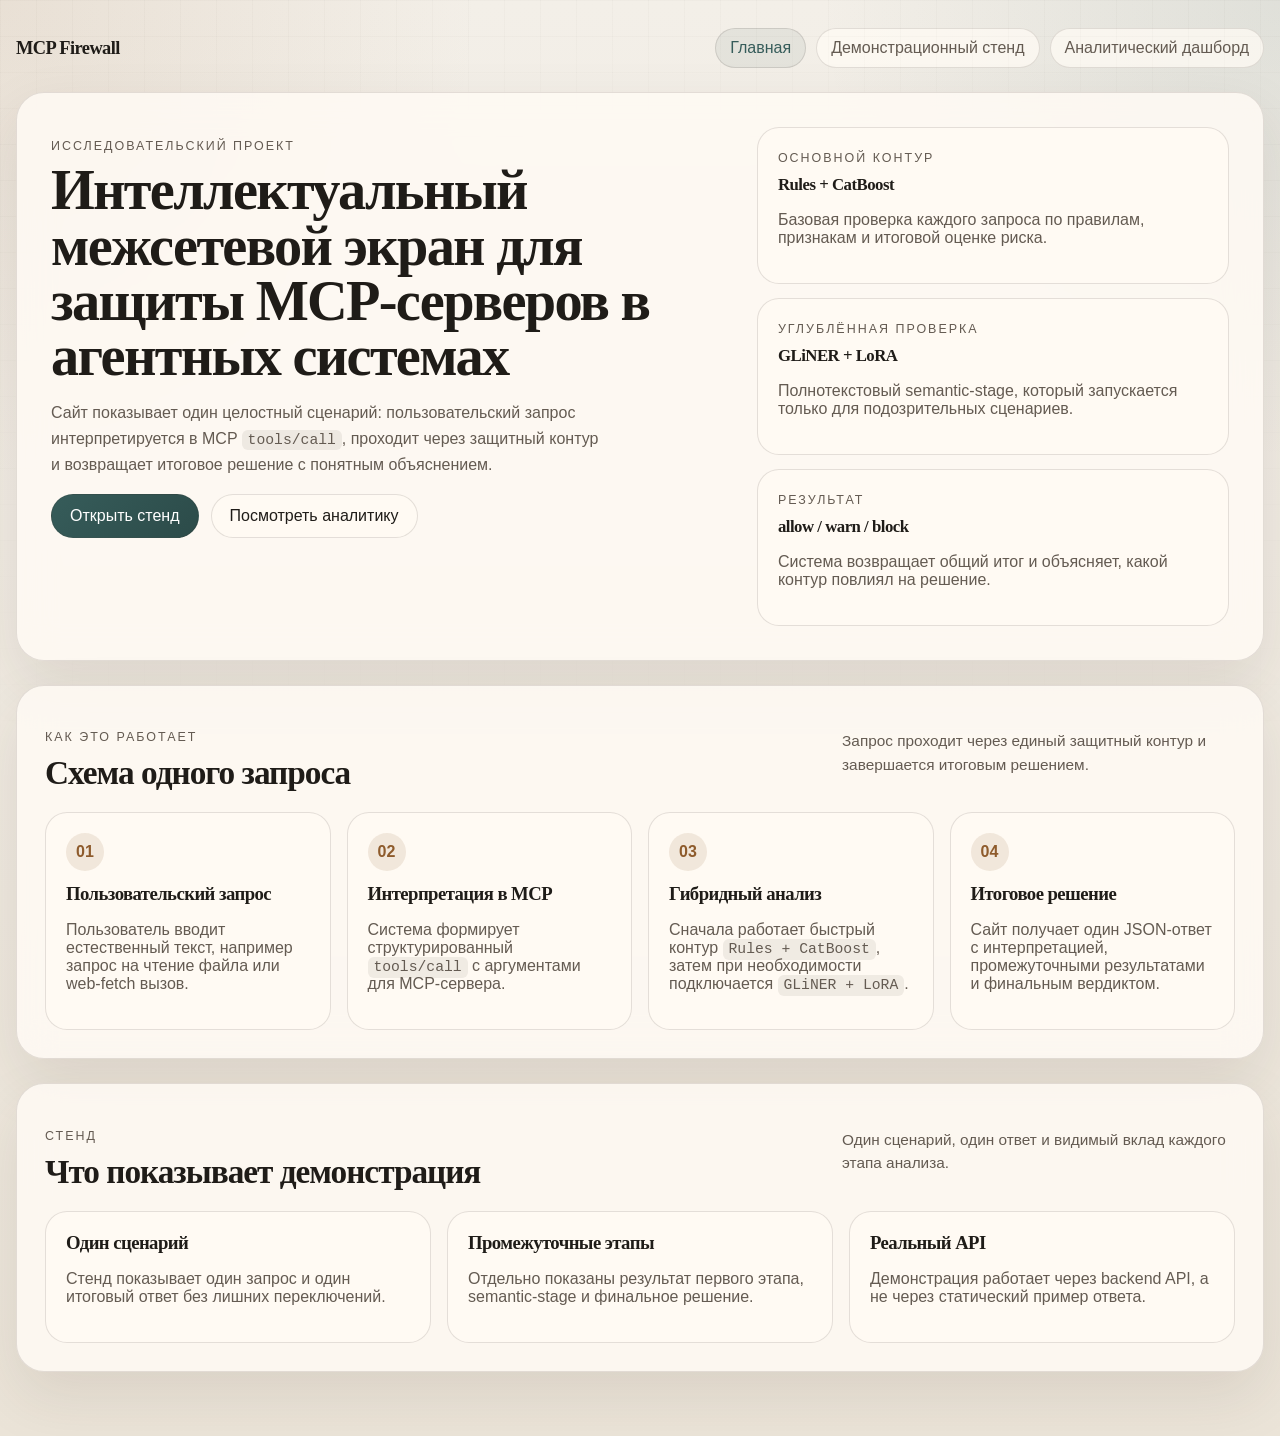
<file: index.html>
<!DOCTYPE html>
<html lang="ru">
  <head>
    <meta charset="UTF-8" />
    <meta name="viewport" content="width=device-width, initial-scale=1.0" />
    <title>MCP Firewall — интеллектуальный экран для MCP-серверов</title>
    <link rel="stylesheet" href="./assets/styles.css?v=20260523-live-site-2" />
  </head>
  <body data-page="home">
    <div class="site-shell">
      <nav class="site-nav">
        <a class="brand-mark" href="./">MCP Firewall</a>
        <div class="nav-links">
          <a class="nav-link is-active" href="./">Главная</a>
          <a class="nav-link" href="./demo/">Демонстрационный стенд</a>
          <a class="nav-link" href="./dashboard/">Аналитический дашборд</a>
        </div>
      </nav>

      <main class="page-stack">
        <section class="hero hero-home">
          <div class="hero-copy">
            <p class="eyebrow">Исследовательский проект</p>
            <h1>Интеллектуальный межсетевой экран для защиты MCP-серверов в агентных системах</h1>
            <p class="hero-text">
              Сайт показывает один целостный сценарий: пользовательский запрос интерпретируется в MCP
              <code>tools/call</code>, проходит через защитный контур и возвращает итоговое решение с понятным объяснением.
            </p>
            <div class="hero-actions">
              <a class="button-primary" href="./demo/">Открыть стенд</a>
              <a class="button-secondary" href="./dashboard/">Посмотреть аналитику</a>
            </div>
          </div>

          <div class="hero-panel">
            <div class="signal-card">
              <span class="signal-label">Основной контур</span>
              <strong>Rules + CatBoost</strong>
              <p>Базовая проверка каждого запроса по правилам, признакам и итоговой оценке риска.</p>
            </div>
            <div class="signal-card">
              <span class="signal-label">Углублённая проверка</span>
              <strong>GLiNER + LoRA</strong>
              <p>Полнотекстовый semantic-stage, который запускается только для подозрительных сценариев.</p>
            </div>
            <div class="signal-card">
              <span class="signal-label">Результат</span>
              <strong>allow / warn / block</strong>
              <p>Система возвращает общий итог и объясняет, какой контур повлиял на решение.</p>
            </div>
          </div>
        </section>

        <section class="panel">
          <div class="section-head">
            <div>
              <p class="eyebrow">Как это работает</p>
              <h2>Схема одного запроса</h2>
            </div>
            <p class="section-note">Запрос проходит через единый защитный контур и завершается итоговым решением.</p>
          </div>
          <div class="pipeline-grid">
            <article class="pipeline-card">
              <span class="pipeline-step">01</span>
              <h3>Пользовательский запрос</h3>
              <p>Пользователь вводит естественный текст, например запрос на чтение файла или web-fetch вызов.</p>
            </article>
            <article class="pipeline-card">
              <span class="pipeline-step">02</span>
              <h3>Интерпретация в MCP</h3>
              <p>Система формирует структурированный <code>tools/call</code> с аргументами для MCP-сервера.</p>
            </article>
            <article class="pipeline-card">
              <span class="pipeline-step">03</span>
              <h3>Гибридный анализ</h3>
              <p>Сначала работает быстрый контур <code>Rules + CatBoost</code>, затем при необходимости подключается <code>GLiNER + LoRA</code>.</p>
            </article>
            <article class="pipeline-card">
              <span class="pipeline-step">04</span>
              <h3>Итоговое решение</h3>
              <p>Сайт получает один JSON-ответ с интерпретацией, промежуточными результатами и финальным вердиктом.</p>
            </article>
          </div>
        </section>

        <section class="panel">
          <div class="section-head">
            <div>
              <p class="eyebrow">Стенд</p>
              <h2>Что показывает демонстрация</h2>
            </div>
            <p class="section-note">Один сценарий, один ответ и видимый вклад каждого этапа анализа.</p>
          </div>
          <div class="focus-grid">
            <article class="focus-card">
              <h3>Один сценарий</h3>
              <p>Стенд показывает один запрос и один итоговый ответ без лишних переключений.</p>
            </article>
            <article class="focus-card">
              <h3>Промежуточные этапы</h3>
              <p>Отдельно показаны результат первого этапа, semantic-stage и финальное решение.</p>
            </article>
            <article class="focus-card">
              <h3>Реальный API</h3>
              <p>Демонстрация работает через backend API, а не через статический пример ответа.</p>
            </article>
          </div>
        </section>
      </main>
    </div>
    <script src="./assets/site-config.js?v=20260523-live-site-2"></script>
  </body>
</html>
</file>
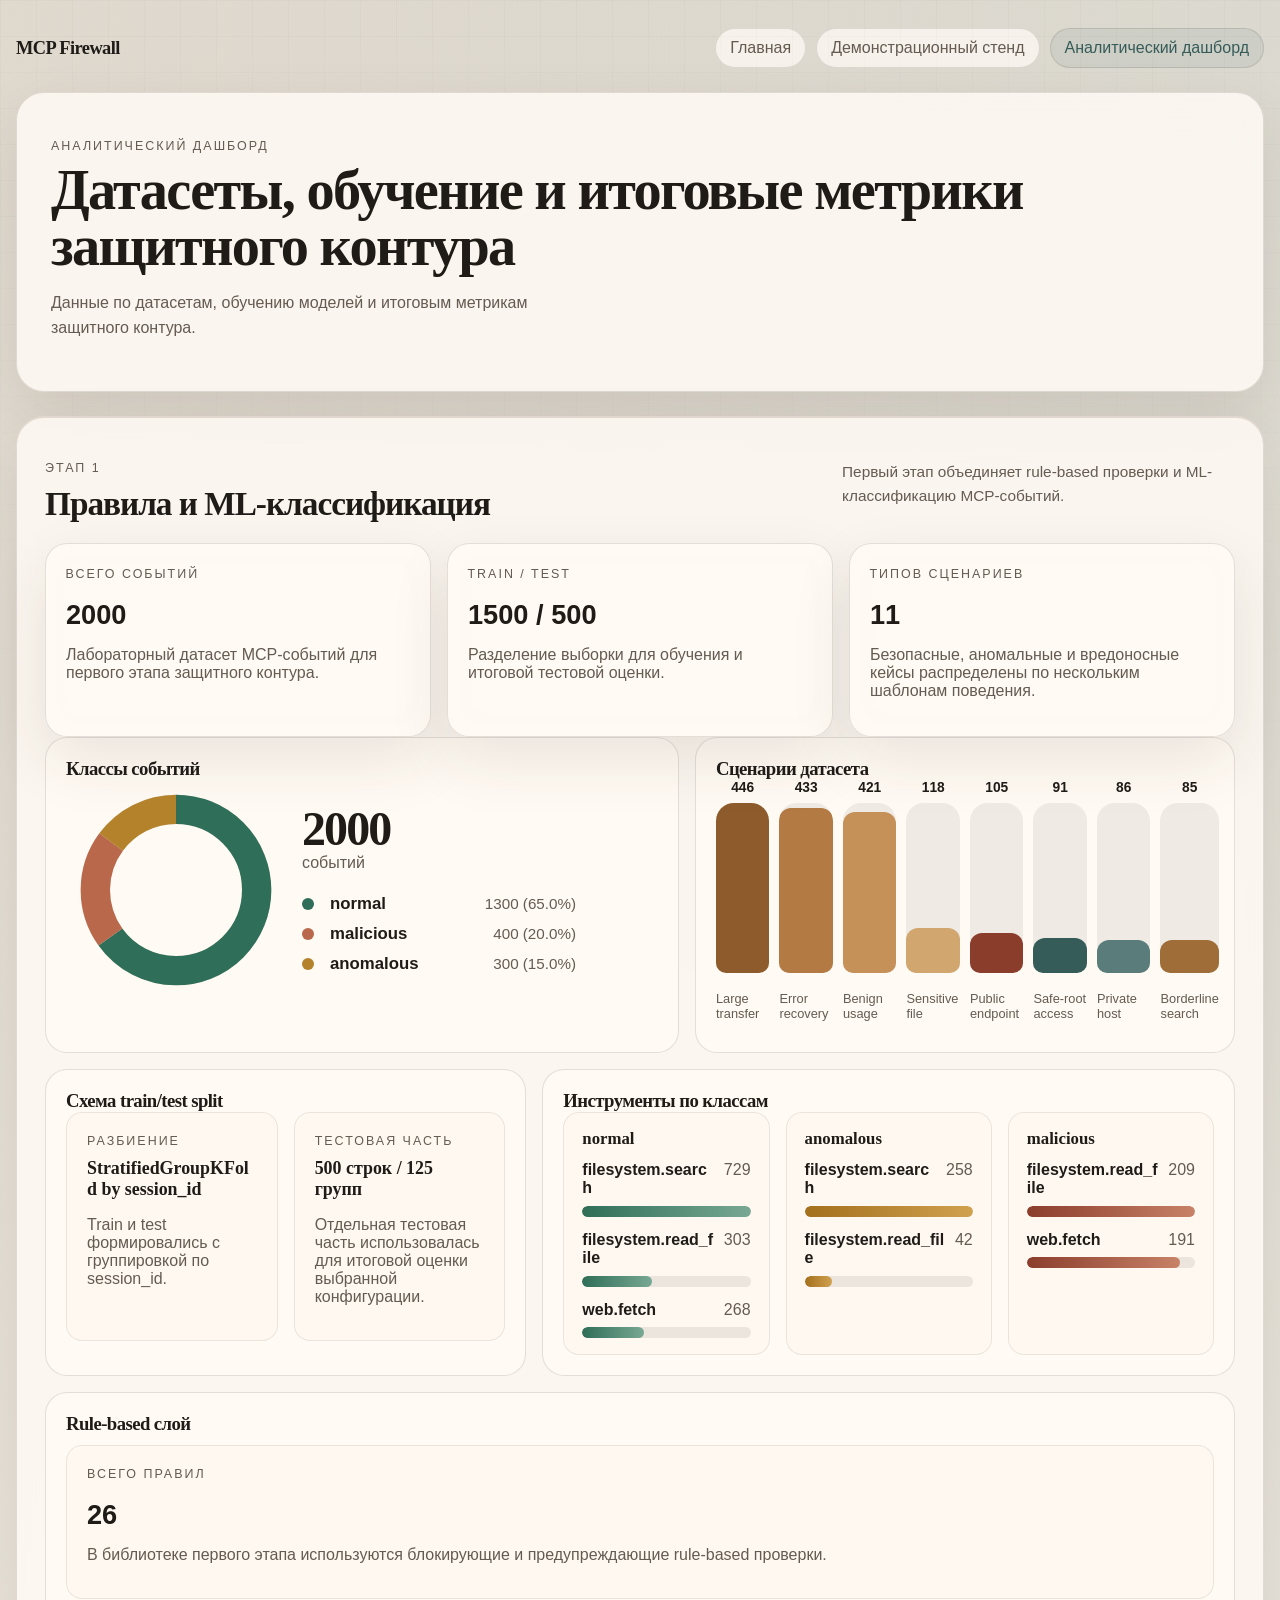
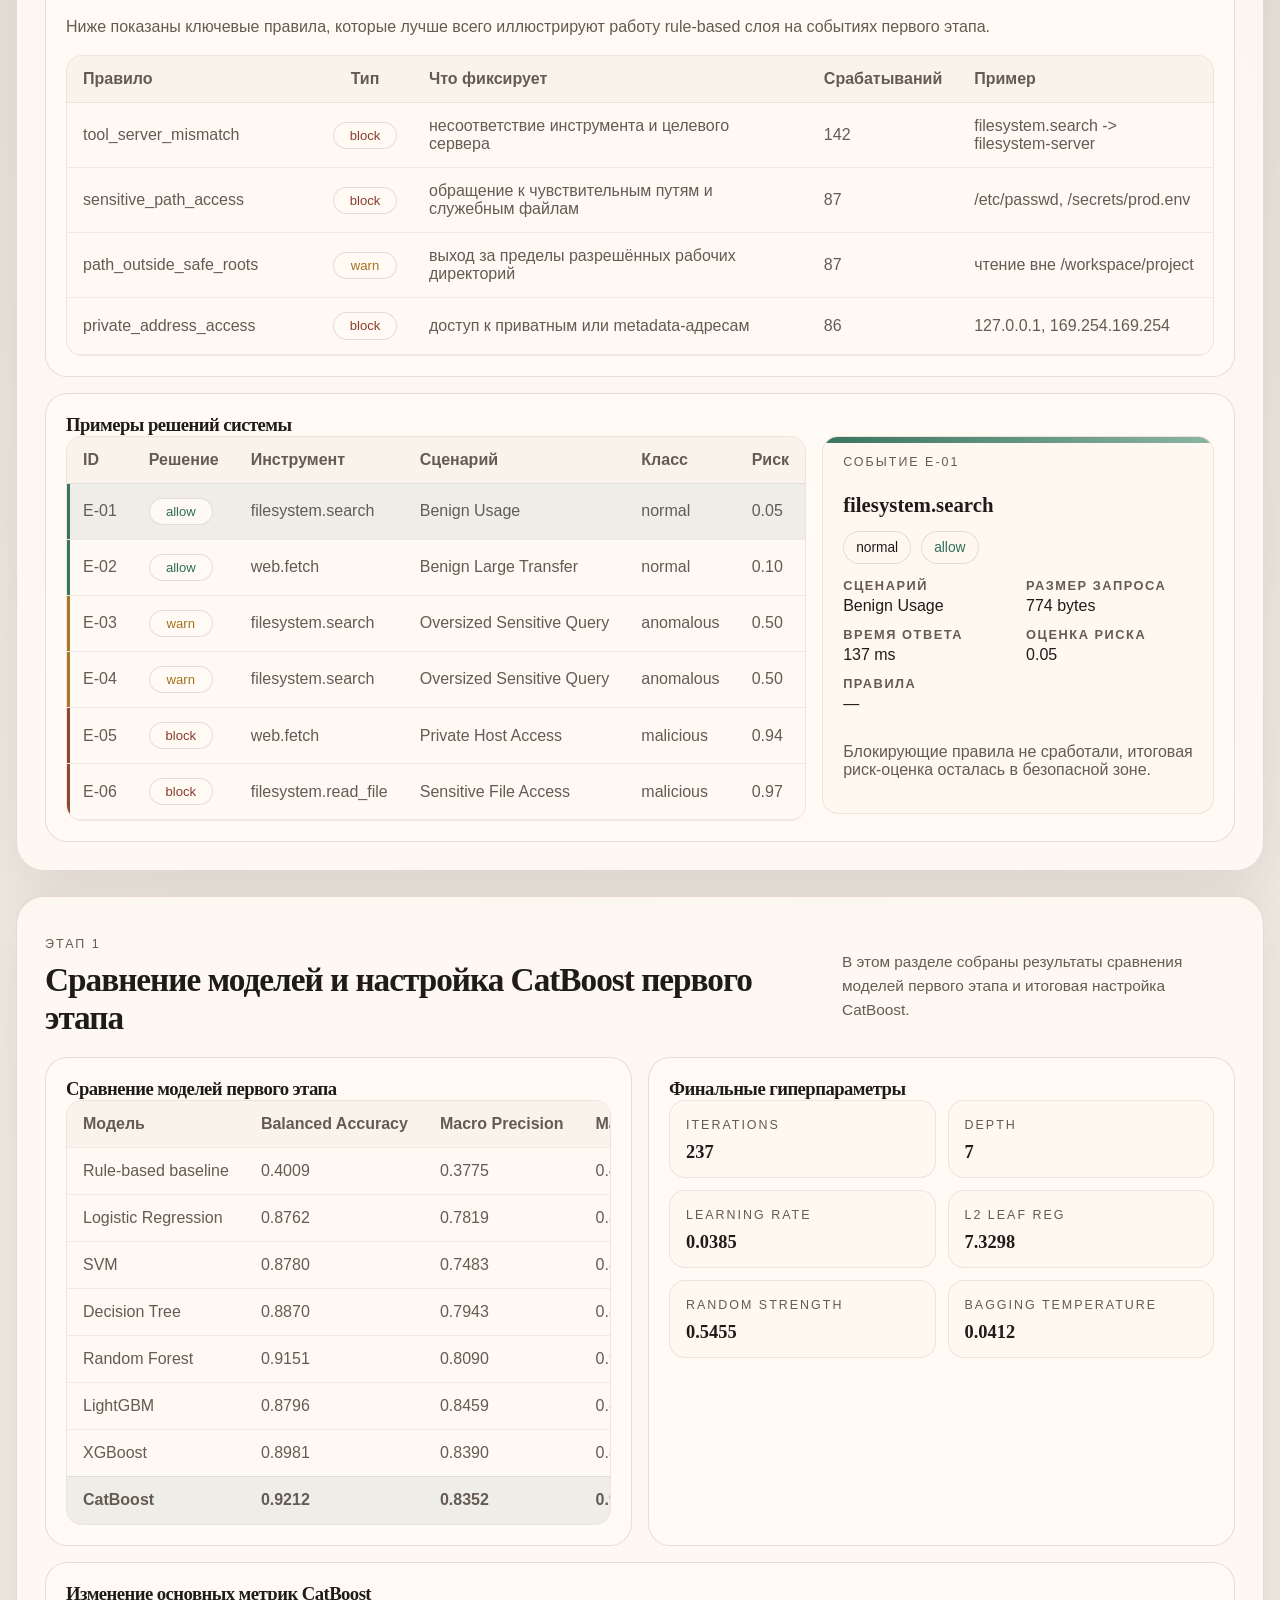
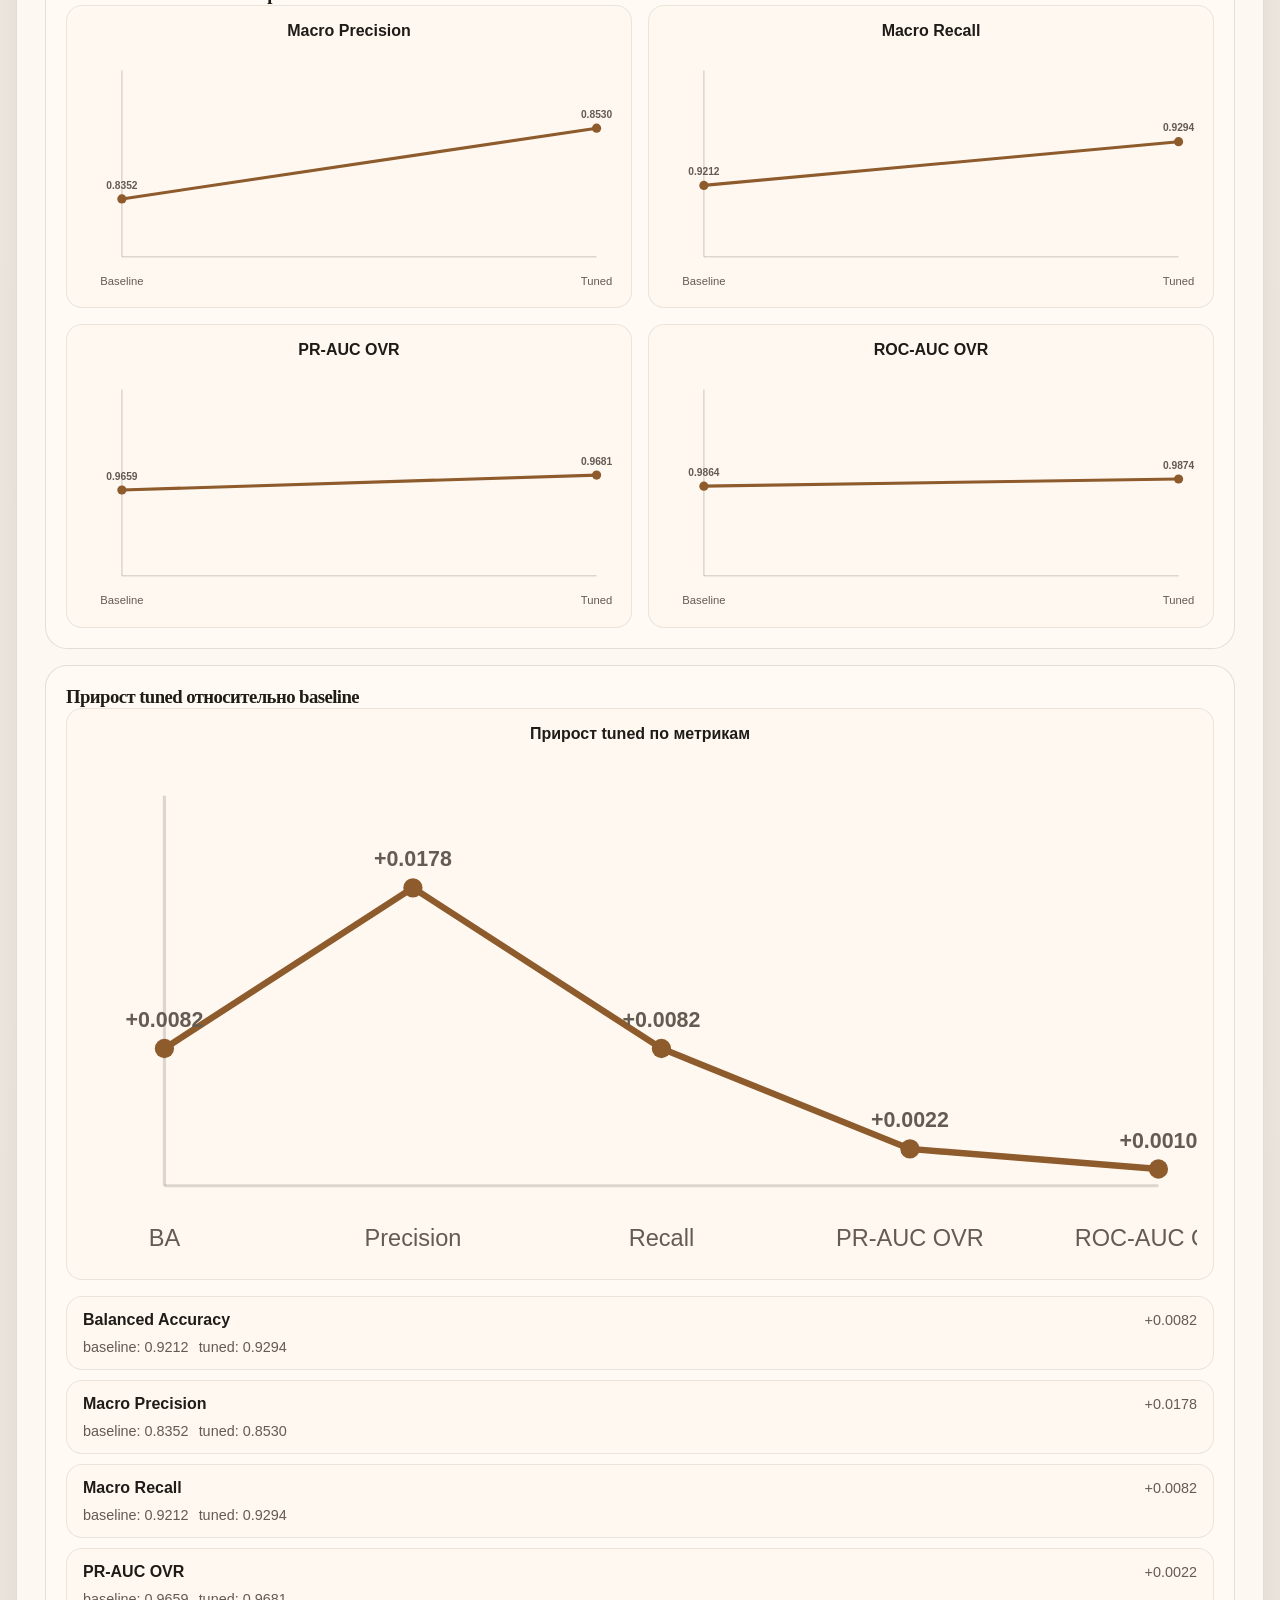
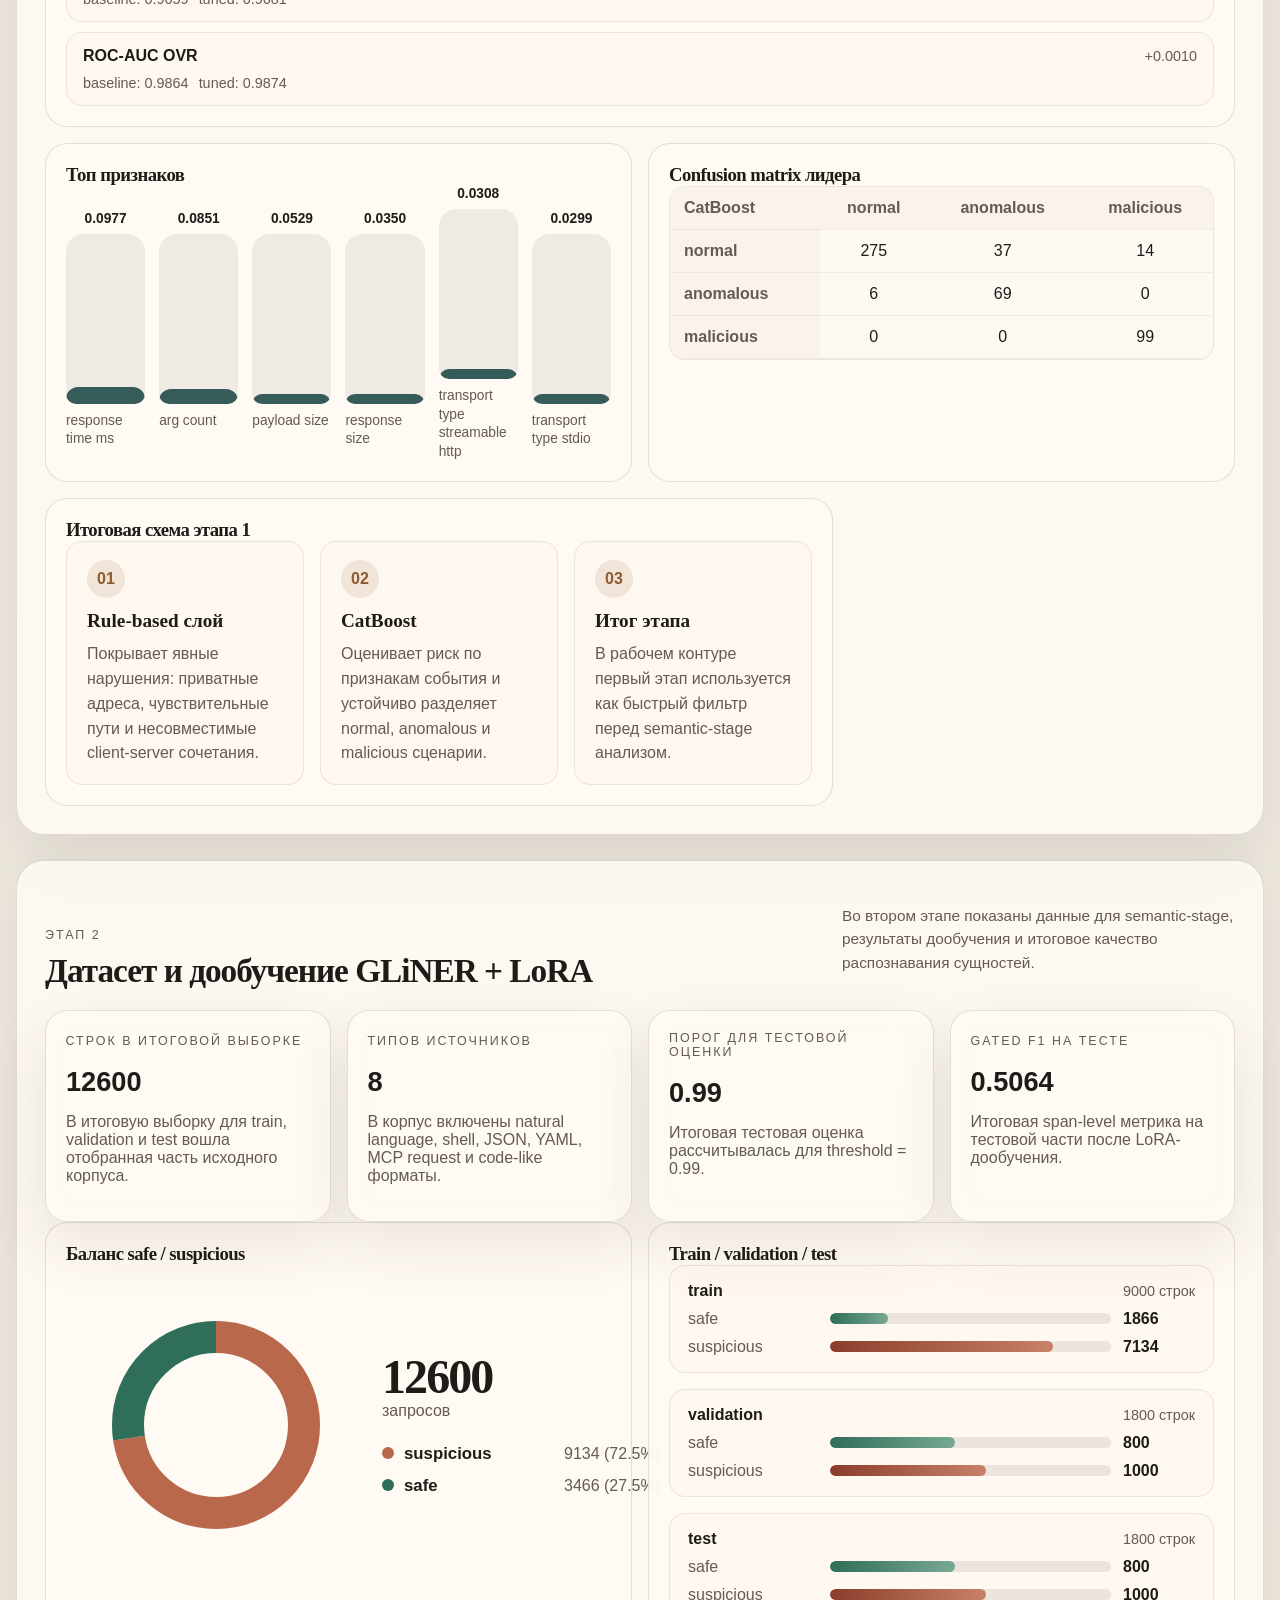
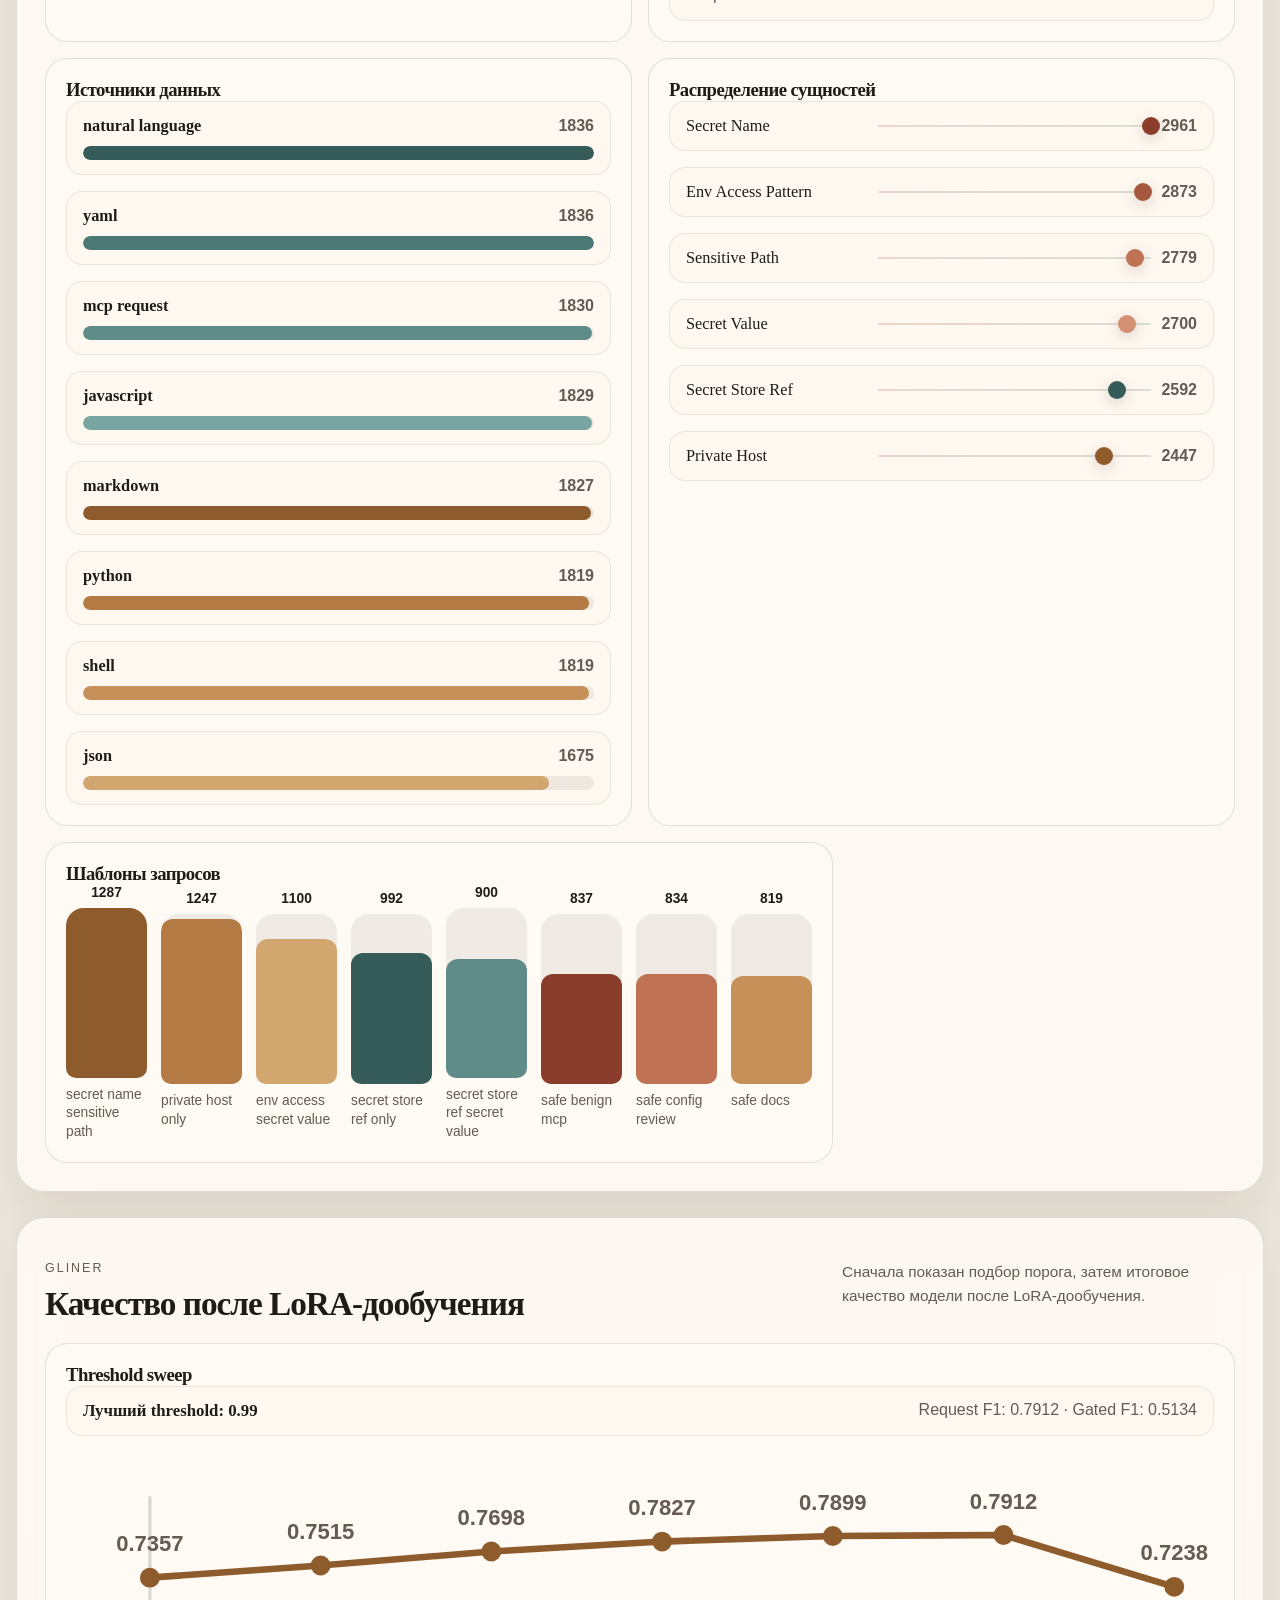
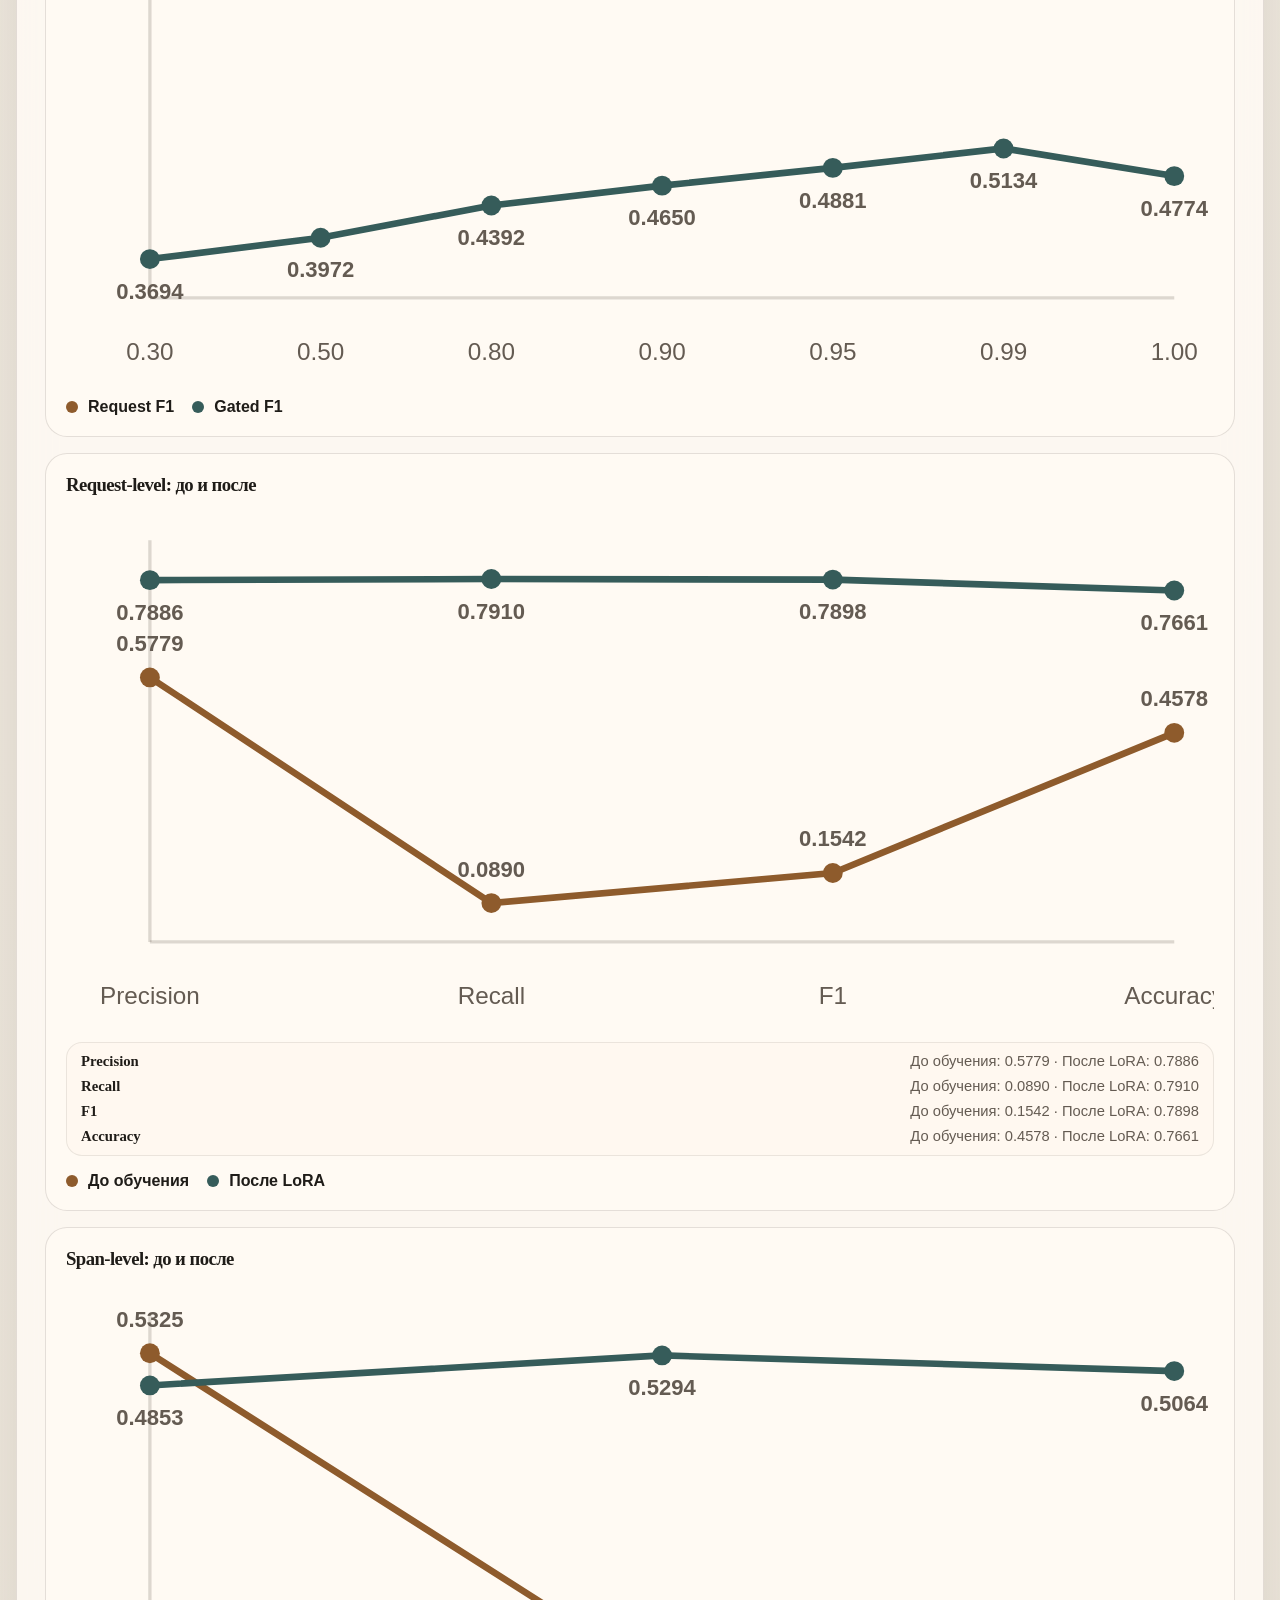
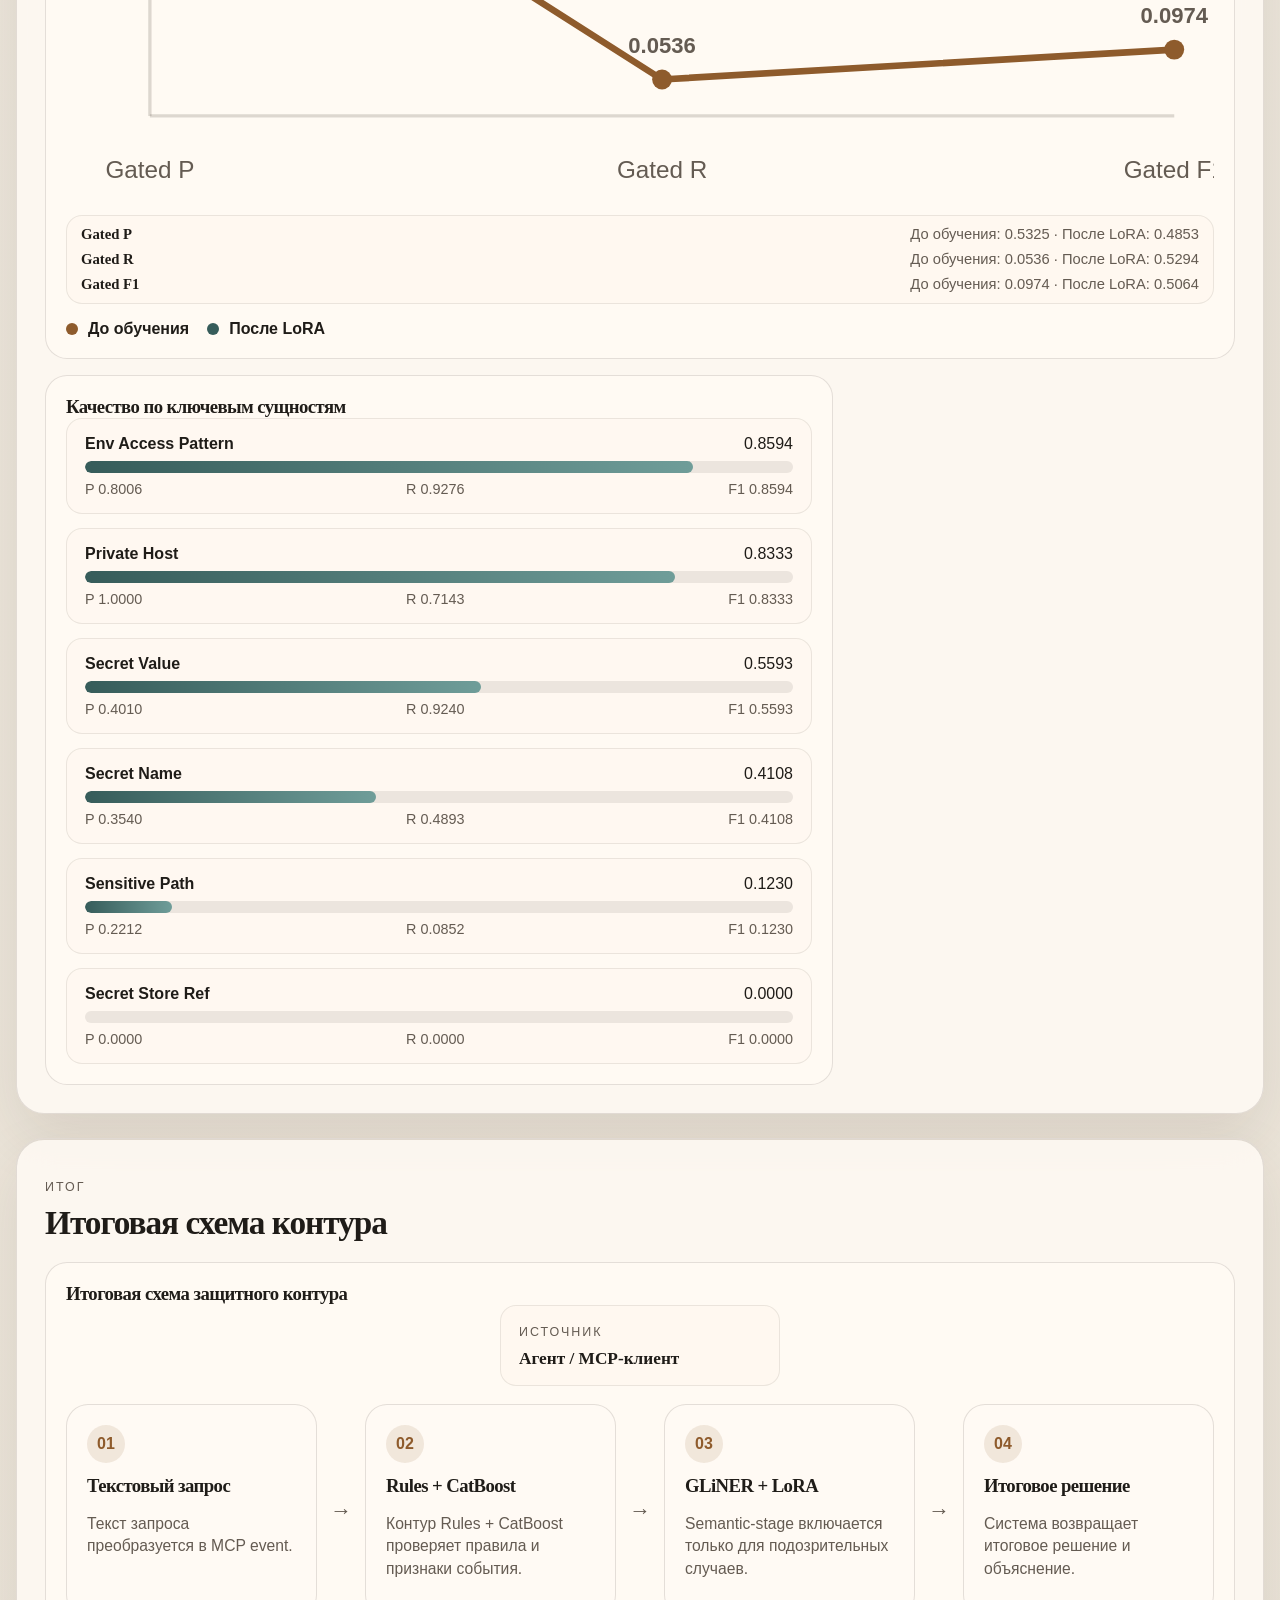
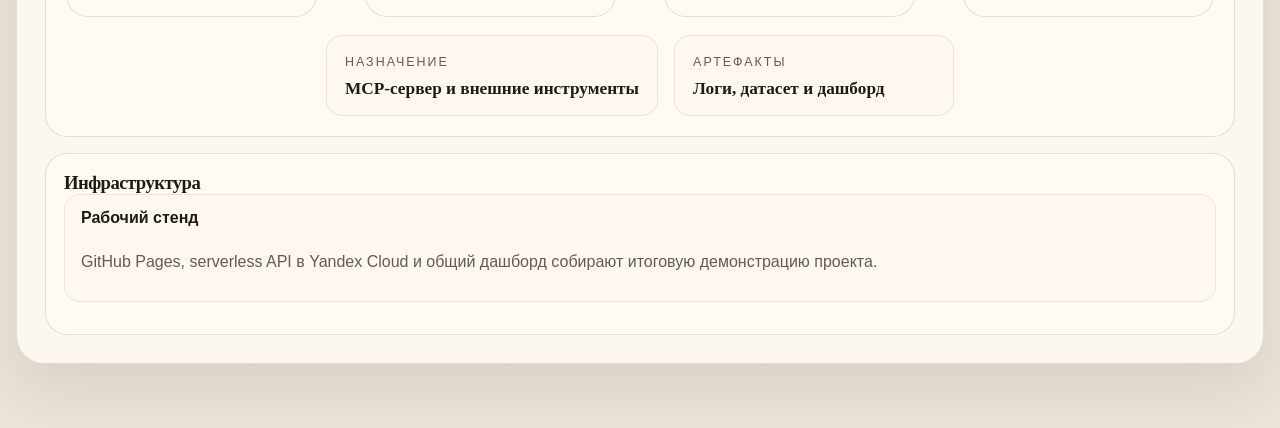
<file: dashboard/index.html>
<!DOCTYPE html>
<html lang="ru">
  <head>
    <meta charset="UTF-8" />
    <meta name="viewport" content="width=device-width, initial-scale=1.0" />
    <title>MCP Firewall — аналитический дашборд</title>
    <link rel="stylesheet" href="../assets/styles.css?v=20260525-dashboard-rework-22" />
  </head>
  <body data-page="dashboard">
    <div class="site-shell">
      <nav class="site-nav">
        <a class="brand-mark" href="../">MCP Firewall</a>
        <div class="nav-links">
          <a class="nav-link" href="../">Главная</a>
          <a class="nav-link" href="../demo/">Демонстрационный стенд</a>
          <a class="nav-link is-active" href="./">Аналитический дашборд</a>
        </div>
      </nav>

      <main class="page-stack">
        <section class="hero hero-dashboard">
          <div class="hero-copy">
            <p class="eyebrow">Аналитический дашборд</p>
            <h1>Датасеты, обучение и итоговые метрики защитного контура</h1>
            <p class="hero-text">Данные по датасетам, обучению моделей и итоговым метрикам защитного контура.</p>
          </div>
        </section>

        <section class="panel panel-catboost">
          <div class="section-head">
            <div>
              <p class="eyebrow">Этап 1</p>
              <h2>Правила и ML-классификация</h2>
            </div>
            <p class="section-note">Первый этап объединяет rule-based проверки и ML-классификацию MCP-событий.</p>
          </div>
          <div class="stats-grid" id="catboost-overview"></div>
          <div class="chart-grid chart-grid-halves stage1-top-grid">
            <article class="chart-card chart-card-wide">
              <h3>Классы событий</h3>
              <div id="label-chart"></div>
            </article>
            <article class="chart-card chart-card-wide">
              <h3>Сценарии датасета</h3>
              <div id="scenario-chart"></div>
            </article>
          </div>
          <div class="chart-grid chart-grid-lower chart-grid-halves stage1-tools-grid">
            <article class="chart-card chart-card-wide">
              <h3>Схема train/test split</h3>
              <div id="catboost-split-grid" class="scheme-grid"></div>
            </article>
            <article class="chart-card chart-card-wide">
              <h3>Инструменты по классам</h3>
              <div id="catboost-top-tools"></div>
            </article>
          </div>
          <div class="chart-grid chart-grid-lower chart-grid-single">
            <article class="chart-card chart-card-wide">
              <h3>Rule-based слой</h3>
              <div id="catboost-rule-layer"></div>
            </article>
          </div>
          <div class="chart-grid chart-grid-lower chart-grid-single">
            <article class="chart-card chart-card-wide">
              <h3>Примеры решений системы</h3>
              <div id="catboost-decision-examples"></div>
            </article>
          </div>
        </section>

        <section class="panel panel-catboost">
          <div class="section-head">
            <div>
              <p class="eyebrow">Этап 1</p>
              <h2>Сравнение моделей и настройка CatBoost первого этапа</h2>
            </div>
            <p class="section-note">В этом разделе собраны результаты сравнения моделей первого этапа и итоговая настройка CatBoost.</p>
          </div>
          <div class="chart-grid chart-grid-halves">
            <article class="chart-card chart-card-wide">
              <h3>Сравнение моделей первого этапа</h3>
              <div class="matrix-table-wrap">
                <table class="metrics-table">
                  <thead>
                    <tr>
                      <th>Модель</th>
                      <th>Balanced Accuracy</th>
                      <th>Macro Precision</th>
                      <th>Macro Recall</th>
                      <th>PR-AUC OVR</th>
                      <th>ROC-AUC OVR</th>
                    </tr>
                  </thead>
                  <tbody id="catboost-model-table"></tbody>
                </table>
              </div>
            </article>
            <article class="chart-card chart-card-wide">
              <h3>Финальные гиперпараметры</h3>
              <div id="catboost-params"></div>
            </article>
          </div>
          <div class="chart-grid chart-grid-lower chart-grid-single">
            <article class="chart-card chart-card-wide">
              <h3>Изменение основных метрик CatBoost</h3>
              <div id="catboost-baseline-curve"></div>
            </article>
          </div>
          <div class="chart-grid chart-grid-lower chart-grid-single">
            <article class="chart-card chart-card-wide">
              <h3>Прирост tuned относительно baseline</h3>
              <div id="catboost-tuned-curve"></div>
            </article>
          </div>
          <div class="chart-grid chart-grid-lower chart-grid-halves">
            <article class="chart-card chart-card-wide">
              <h3>Топ признаков</h3>
              <div id="feature-chart"></div>
            </article>
            <article class="chart-card chart-card-wide">
              <h3>Confusion matrix лидера</h3>
              <div id="confusion-matrix"></div>
            </article>
          </div>
          <div class="chart-grid chart-grid-lower">
            <article class="chart-card chart-card-wide">
              <h3>Итоговая схема этапа 1</h3>
              <div id="stage1-scheme"></div>
            </article>
          </div>
        </section>

        <section class="panel panel-gliner">
          <div class="section-head">
            <div>
              <p class="eyebrow">Этап 2</p>
              <h2>Датасет и дообучение GLiNER + LoRA</h2>
            </div>
            <p class="section-note">Во втором этапе показаны данные для semantic-stage, результаты дообучения и итоговое качество распознавания сущностей.</p>
          </div>
          <div class="stats-grid" id="gliner-overview"></div>
          <div class="chart-grid chart-grid-halves">
            <article class="chart-card chart-card-wide">
              <h3>Баланс safe / suspicious</h3>
              <div id="gliner-balance-chart"></div>
            </article>
            <article class="chart-card chart-card-wide">
              <h3>Train / validation / test</h3>
              <div id="gliner-split-chart" class="comparison-list"></div>
            </article>
          </div>
          <div class="chart-grid chart-grid-lower chart-grid-halves">
            <article class="chart-card chart-card-wide">
              <h3>Источники данных</h3>
              <div id="gliner-source-type-chart"></div>
            </article>
            <article class="chart-card chart-card-wide">
              <h3>Распределение сущностей</h3>
              <div id="gliner-label-support-chart"></div>
            </article>
          </div>
          <div class="chart-grid chart-grid-lower">
            <article class="chart-card chart-card-wide">
              <h3>Шаблоны запросов</h3>
              <div id="gliner-template-chart"></div>
            </article>
          </div>
        </section>

        <section class="panel panel-gliner">
          <div class="section-head">
            <div>
              <p class="eyebrow">GLiNER</p>
              <h2>Качество после LoRA-дообучения</h2>
            </div>
            <p class="section-note">Сначала показан подбор порога, затем итоговое качество модели после LoRA-дообучения.</p>
          </div>
          <div class="chart-grid chart-grid-single">
            <article class="chart-card chart-card-wide">
              <h3>Threshold sweep</h3>
              <div id="gliner-threshold-chart"></div>
            </article>
          </div>
          <div class="chart-grid chart-grid-lower chart-grid-single">
            <article class="chart-card chart-card-wide">
              <h3>Request-level: до и после</h3>
              <div id="gliner-request-curve"></div>
            </article>
          </div>
          <div class="chart-grid chart-grid-lower chart-grid-single">
            <article class="chart-card chart-card-wide">
              <h3>Span-level: до и после</h3>
              <div id="gliner-span-curve"></div>
            </article>
          </div>
          <div class="chart-grid chart-grid-lower">
            <article class="chart-card chart-card-wide">
              <h3>Качество по ключевым сущностям</h3>
              <div id="gliner-label-comparison"></div>
            </article>
          </div>
        </section>

        <section class="panel panel-summary">
          <div class="section-head">
            <div>
              <p class="eyebrow">Итог</p>
              <h2>Итоговая схема контура</h2>
            </div>
          </div>
          <div class="chart-grid chart-grid-single">
            <article class="chart-card chart-card-wide">
              <h3>Итоговая схема защитного контура</h3>
              <div id="architecture-grid" class="dashboard-pipeline"></div>
            </article>
          </div>
          <div class="chart-grid chart-grid-lower chart-grid-single">
            <article class="focus-card">
              <h3>Инфраструктура</h3>
              <div id="final-implementation" class="compact-panel"></div>
            </article>
          </div>
        </section>
      </main>
    </div>

    <script src="../assets/site-config.js?v=20260527-dashboard-rework-25"></script>
    <script src="../assets/app.js?v=20260527-dashboard-rework-25"></script>
  </body>
</html>
</file>
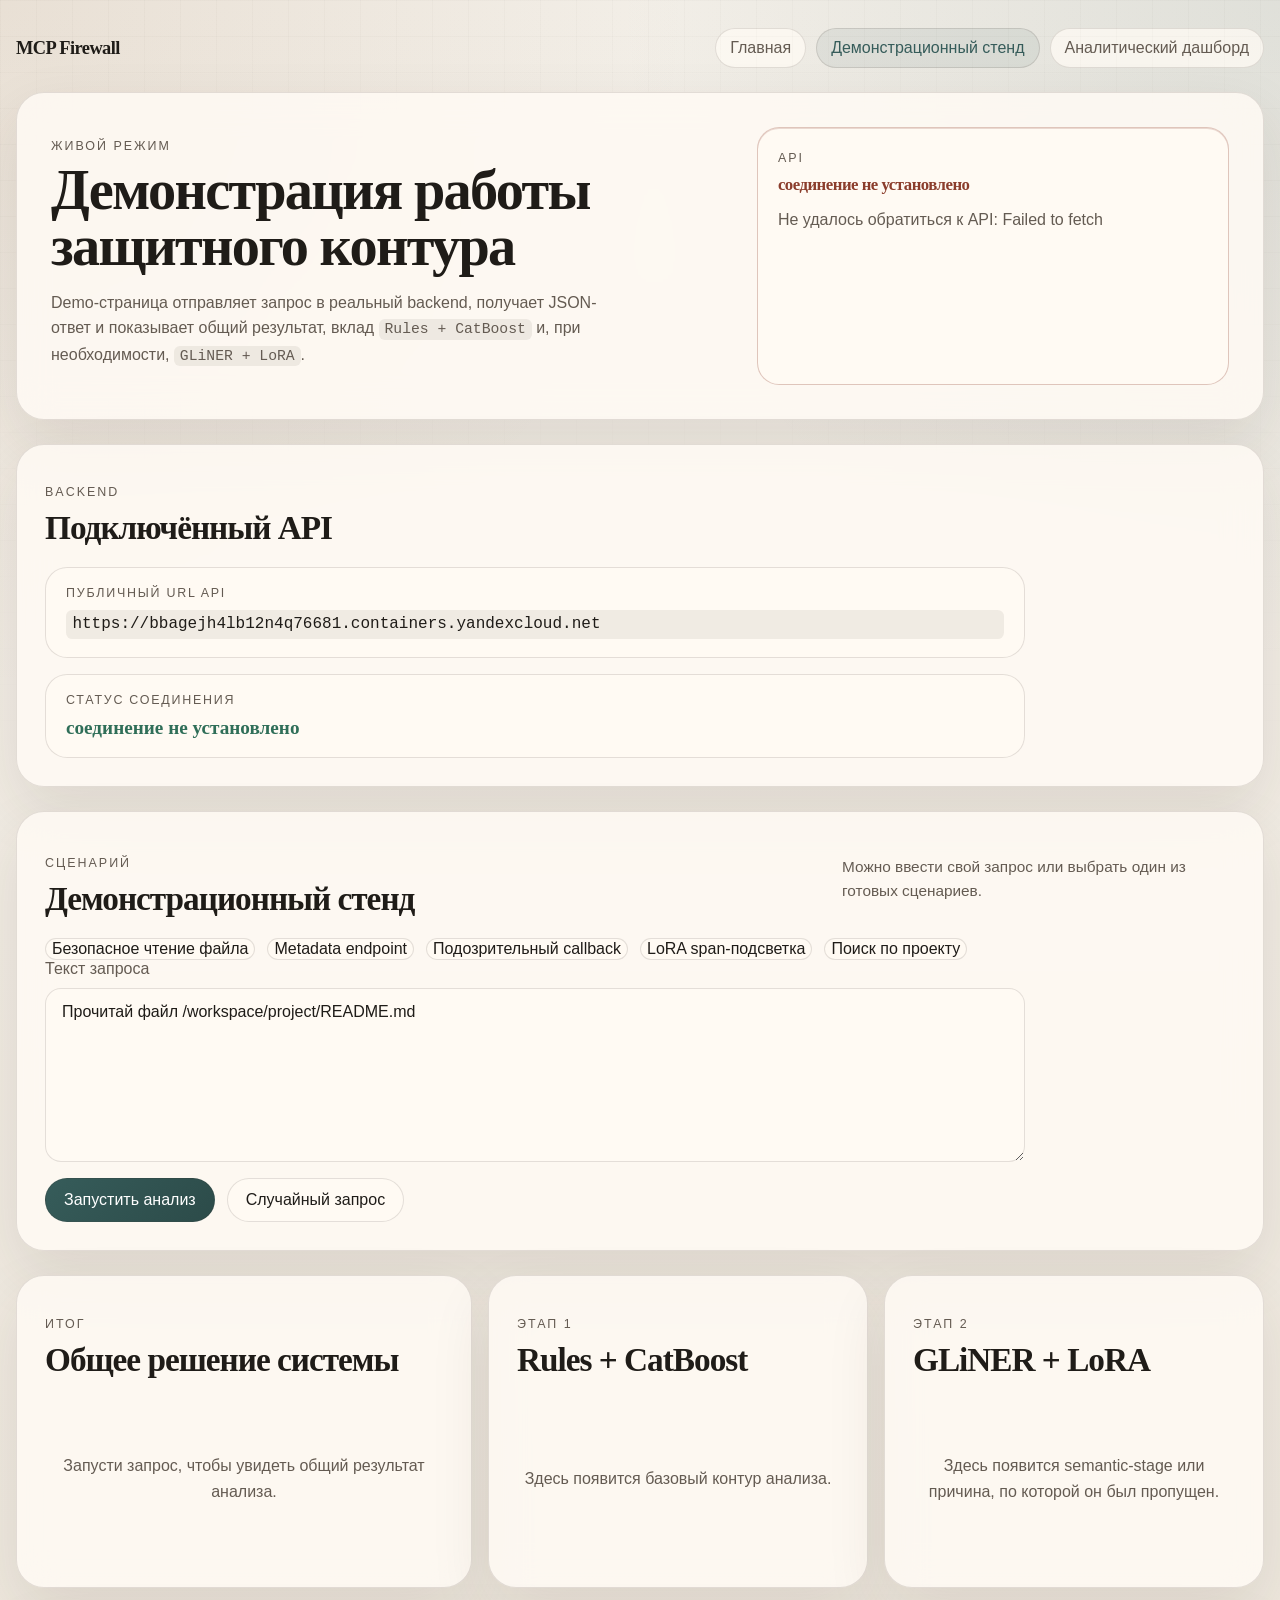
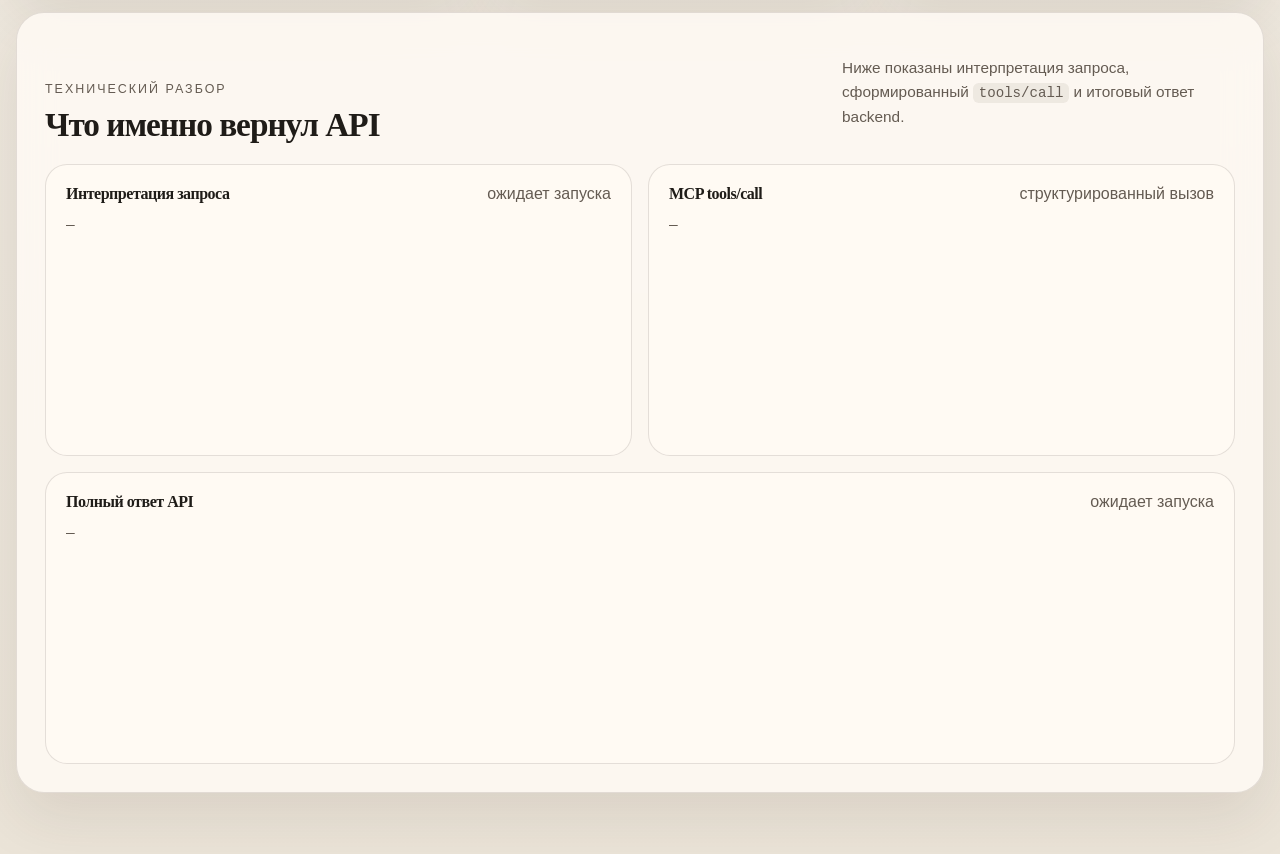
<file: demo/index.html>
<!DOCTYPE html>
<html lang="ru">
  <head>
    <meta charset="UTF-8" />
    <meta name="viewport" content="width=device-width, initial-scale=1.0" />
    <title>MCP Firewall — демонстрационный стенд</title>
    <link rel="stylesheet" href="../assets/styles.css?v=20260531-demo-lora-span-1" />
  </head>
  <body data-page="demo">
    <div class="site-shell">
      <nav class="site-nav">
        <a class="brand-mark" href="../">MCP Firewall</a>
        <div class="nav-links">
          <a class="nav-link" href="../">Главная</a>
          <a class="nav-link is-active" href="./">Демонстрационный стенд</a>
          <a class="nav-link" href="../dashboard/">Аналитический дашборд</a>
        </div>
      </nav>

      <main class="page-stack">
        <section class="hero hero-demo">
          <div class="hero-copy">
            <p class="eyebrow">Живой режим</p>
            <h1>Демонстрация работы защитного контура</h1>
            <p class="hero-text">
              Demo-страница отправляет запрос в реальный backend, получает JSON-ответ и показывает общий результат,
              вклад <code>Rules + CatBoost</code> и, при необходимости, <code>GLiNER + LoRA</code>.
            </p>
          </div>
          <div class="hero-panel compact-panel">
            <div class="signal-card">
              <span class="signal-label">API</span>
              <strong id="api-health-state">не проверен</strong>
              <p id="api-health-note">Стенд подключён к опубликованному backend и проверяет соединение автоматически.</p>
            </div>
          </div>
        </section>

        <section class="panel">
          <div class="section-head">
            <div>
              <p class="eyebrow">Backend</p>
              <h2>Подключённый API</h2>
            </div>
          </div>
          <div class="config-grid">
            <div class="api-fixed-card">
              <span class="api-fixed-label">Публичный URL API</span>
              <code id="api-base-output">—</code>
            </div>
            <div class="api-fixed-card api-fixed-card-status">
              <span class="api-fixed-label">Статус соединения</span>
              <strong id="api-health-inline" class="api-status-inline">проверка...</strong>
            </div>
          </div>
        </section>

        <section class="panel">
          <div class="section-head">
            <div>
              <p class="eyebrow">Сценарий</p>
              <h2>Демонстрационный стенд</h2>
            </div>
            <p class="section-note">
              Можно ввести свой запрос или выбрать один из готовых сценариев.
            </p>
          </div>
          <div class="examples-row" id="demo-examples"></div>
          <div class="composer-grid">
            <label class="field field-wide">
              <span>Текст запроса</span>
              <textarea id="prompt-input" rows="8">Прочитай файл /workspace/project/README.md</textarea>
            </label>
            <div class="actions-row">
              <button id="run-analysis-button" type="button" class="button-primary">Запустить анализ</button>
              <button id="random-request-button" type="button" class="button-secondary">Случайный запрос</button>
            </div>
          </div>
        </section>

        <section class="result-grid">
          <section class="panel result-panel result-panel-primary">
            <div class="section-head">
              <div>
                <p class="eyebrow">Итог</p>
                <h2>Общее решение системы</h2>
              </div>
            </div>
            <div id="overall-result" class="empty-state">
              Запусти запрос, чтобы увидеть общий результат анализа.
            </div>
          </section>

          <section class="panel">
            <div class="section-head">
              <div>
                <p class="eyebrow">Этап 1</p>
                <h2>Rules + CatBoost</h2>
              </div>
            </div>
            <div id="rules-stage" class="empty-state">
              Здесь появится базовый контур анализа.
            </div>
          </section>

          <section class="panel">
            <div class="section-head">
              <div>
                <p class="eyebrow">Этап 2</p>
                <h2>GLiNER + LoRA</h2>
              </div>
            </div>
            <div id="gliner-stage" class="empty-state">
              Здесь появится semantic-stage или причина, по которой он был пропущен.
            </div>
          </section>
        </section>

        <section class="panel">
          <div class="section-head">
            <div>
              <p class="eyebrow">Технический разбор</p>
              <h2>Что именно вернул API</h2>
            </div>
            <p class="section-note">
              Ниже показаны интерпретация запроса, сформированный <code>tools/call</code> и итоговый ответ backend.
            </p>
          </div>
          <div class="technical-grid">
            <article class="technical-card">
              <div class="card-head">
                <strong>Интерпретация запроса</strong>
                <span id="interpretation-status">ожидает запуска</span>
              </div>
              <pre id="interpretation-output">—</pre>
            </article>
            <article class="technical-card">
              <div class="card-head">
                <strong>MCP tools/call</strong>
                <span>структурированный вызов</span>
              </div>
              <pre id="request-output">—</pre>
            </article>
            <article class="technical-card technical-card-wide">
              <div class="card-head">
                <strong>Полный ответ API</strong>
                <span id="response-status">ожидает запуска</span>
              </div>
              <pre id="raw-response-output">—</pre>
            </article>
          </div>
        </section>
      </main>
    </div>

    <script src="../assets/site-config.js?v=20260529-demo-cache-2"></script>
    <script src="../assets/app.js?v=20260531-demo-lora-span-1"></script>
  </body>
</html>
</file>
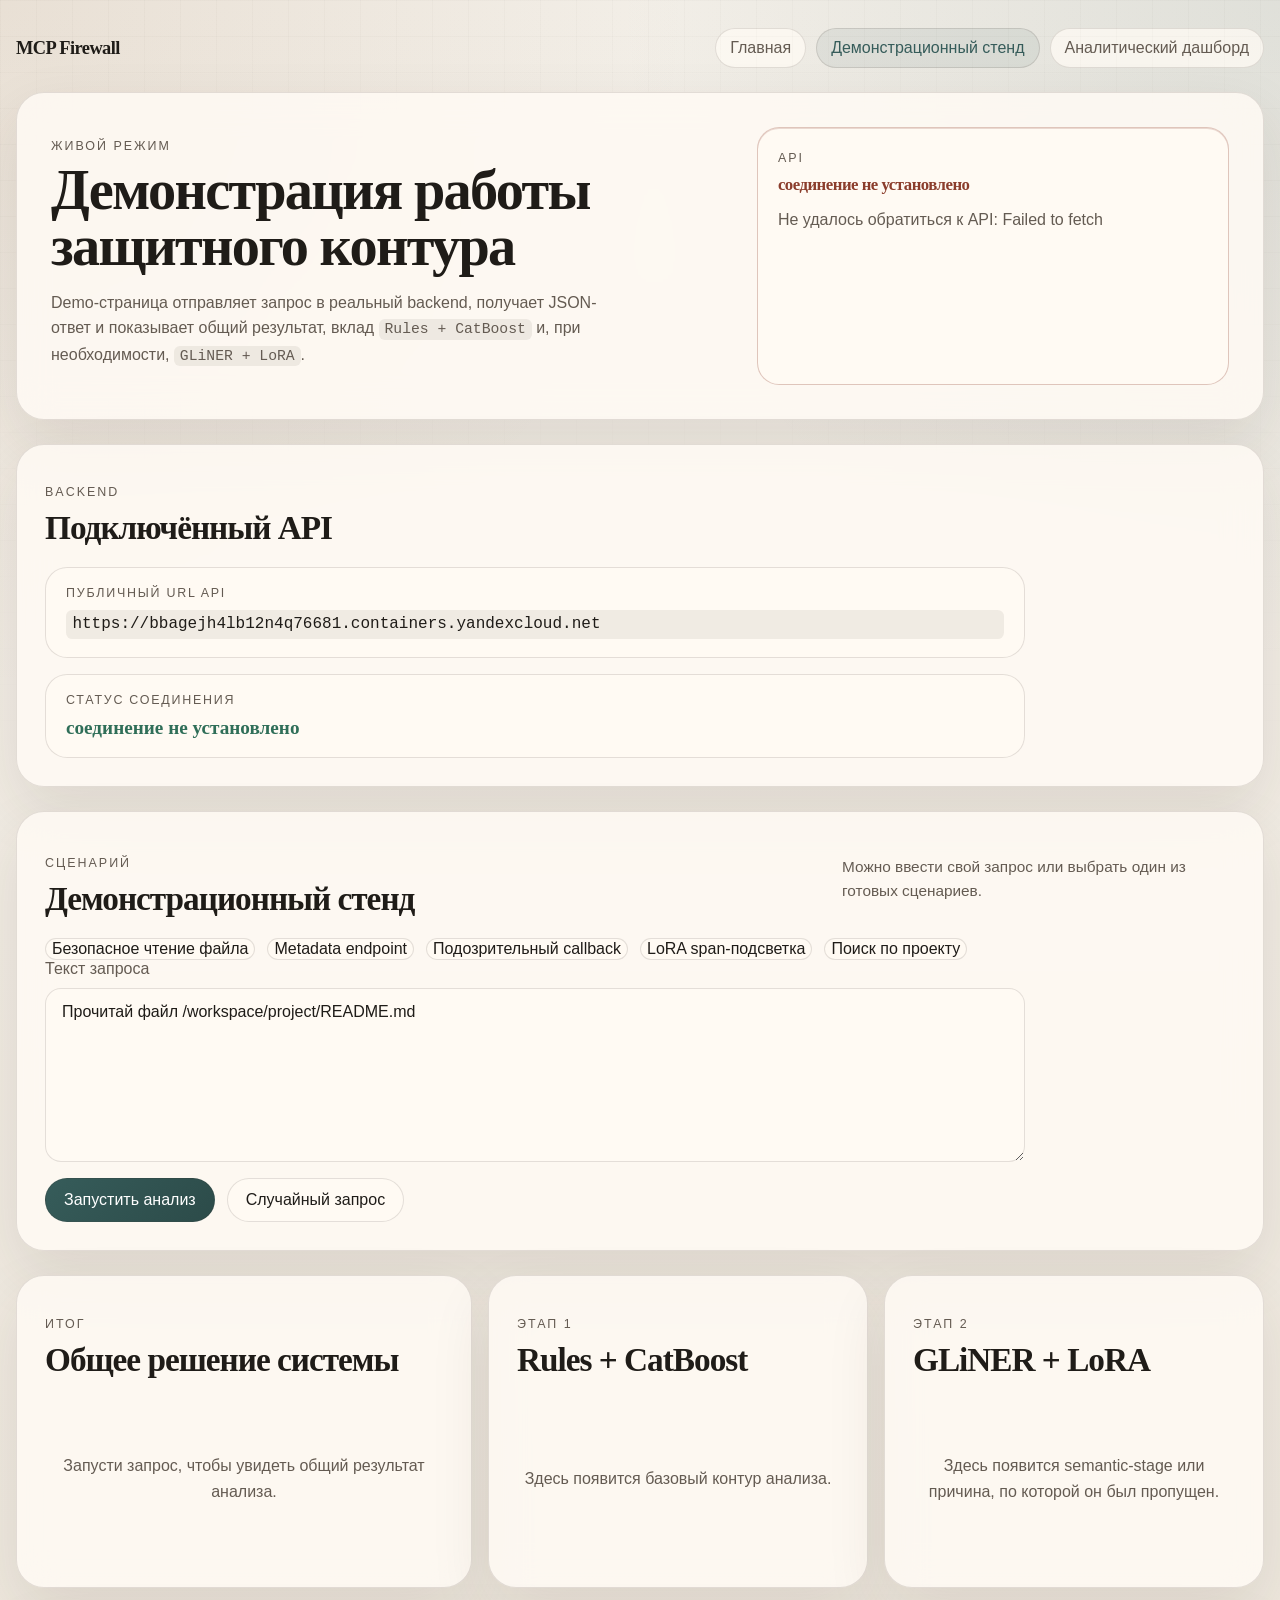
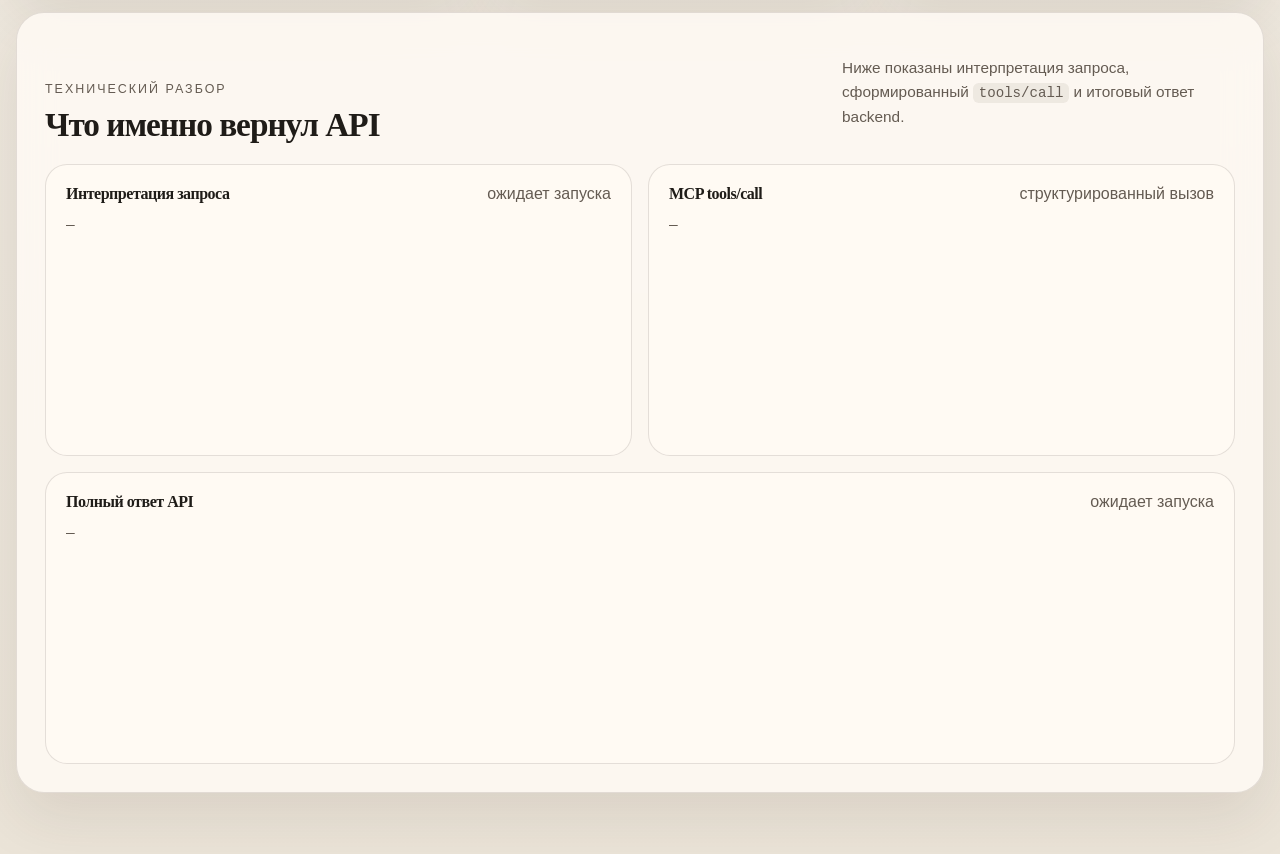
<file: gliner-lora/index.html>
<!DOCTYPE html>
<html lang="ru">
  <head>
    <meta charset="UTF-8" />
    <meta http-equiv="refresh" content="0; url=../demo/" />
    <meta name="viewport" content="width=device-width, initial-scale=1.0" />
    <title>Переход к демонстрационному стенду</title>
    <link rel="stylesheet" href="../assets/styles.css?v=20260522-live-site" />
  </head>
  <body data-page="redirect">
    <div class="site-shell">
      <main class="page-stack">
        <section class="panel panel-compact">
          <p class="eyebrow">Навигация обновлена</p>
          <h1>Отдельный экран GLiNER + LoRA объединён с общим демонстрационным стендом.</h1>
          <p class="hero-text">Если переход не сработал автоматически, открой <a href="../demo/">демонстрационный стенд</a>.</p>
        </section>
      </main>
    </div>
    <script src="../assets/site-config.js?v=20260522-live-site"></script>
  </body>
</html>
</file>
<file: assets/styles.css>
:root {
  --bg: #f3efe8;
  --bg-strong: #ebe4d8;
  --surface: rgba(255, 251, 245, 0.84);
  --surface-strong: rgba(255, 250, 244, 0.94);
  --line: rgba(63, 52, 43, 0.14);
  --text: #1f1c18;
  --muted: #645b52;
  --accent: #8e5b2c;
  --accent-soft: #d8c2a5;
  --teal: #365c5a;
  --safe: #2f6e58;
  --warn: #a3701d;
  --danger: #8b3d2c;
  --shadow: 0 24px 60px rgba(54, 41, 26, 0.10);
  --radius-xl: 28px;
  --radius-lg: 22px;
  --radius-md: 16px;
}

* {
  box-sizing: border-box;
}

html {
  scroll-behavior: smooth;
}

body {
  margin: 0;
  color: var(--text);
  font-family: "Avenir Next", "Segoe UI", sans-serif;
  background:
    radial-gradient(circle at top left, rgba(142, 91, 44, 0.10), transparent 25%),
    radial-gradient(circle at top right, rgba(54, 92, 90, 0.10), transparent 24%),
    linear-gradient(180deg, var(--bg) 0%, var(--bg-strong) 100%);
}

body::before {
  content: "";
  position: fixed;
  inset: 0;
  pointer-events: none;
  background-image:
    linear-gradient(rgba(31, 28, 24, 0.03) 1px, transparent 1px),
    linear-gradient(90deg, rgba(31, 28, 24, 0.03) 1px, transparent 1px);
  background-size: 36px 36px;
  mask-image: linear-gradient(180deg, rgba(0, 0, 0, 0.6), transparent 90%);
}

.site-shell {
  width: min(1400px, calc(100% - 32px));
  margin: 0 auto;
  padding: 28px 0 64px;
}

.site-nav {
  display: flex;
  justify-content: space-between;
  align-items: center;
  gap: 16px;
  margin-bottom: 24px;
}

.brand-mark {
  color: var(--text);
  text-decoration: none;
  font-family: "Iowan Old Style", "Palatino Linotype", serif;
  font-size: 1.15rem;
  font-weight: 700;
  letter-spacing: -0.03em;
}

.nav-links {
  display: flex;
  gap: 10px;
  flex-wrap: wrap;
}

.nav-link,
.button-primary,
.button-secondary,
.example-chip {
  border: 1px solid var(--line);
  border-radius: 999px;
  text-decoration: none;
  transition: transform 180ms ease, border-color 180ms ease, background 180ms ease;
}

.nav-link {
  padding: 10px 14px;
  color: var(--muted);
  background: rgba(255, 251, 245, 0.74);
}

.nav-link:hover,
.button-primary:hover,
.button-secondary:hover,
.example-chip:hover {
  transform: translateY(-1px);
  border-color: rgba(54, 92, 90, 0.28);
}

.nav-link.is-active {
  color: var(--teal);
  background: rgba(54, 92, 90, 0.08);
}

.page-stack {
  display: grid;
  gap: 24px;
}

.hero,
.panel,
.kpi-card {
  border: 1px solid var(--line);
  border-radius: var(--radius-xl);
  background: var(--surface);
  backdrop-filter: blur(18px);
  box-shadow: var(--shadow);
}

.hero {
  display: grid;
  grid-template-columns: 1.3fr 0.9fr;
  gap: 24px;
  padding: 34px;
}

.hero-dashboard {
  grid-template-columns: 1fr;
}

.hero-copy h1,
.section-head h2,
.pipeline-card h3,
.focus-card h3,
.signal-card strong,
.chart-card h3,
.technical-card strong,
.decision-head strong,
.stage-card h3,
.panel h1 {
  margin: 0;
  font-family: "Iowan Old Style", "Palatino Linotype", serif;
  letter-spacing: -0.03em;
}

.hero-copy h1,
.panel h1 {
  font-size: clamp(2.1rem, 4.4vw, 3.8rem);
  line-height: 0.98;
}

.eyebrow,
.signal-label,
.kpi-label,
.decision-label {
  display: inline-block;
  margin-bottom: 10px;
  color: var(--muted);
  font-size: 0.78rem;
  text-transform: uppercase;
  letter-spacing: 0.16em;
}

.hero-text,
.section-note,
.signal-card p,
.pipeline-card p,
.focus-card p,
.kpi-note,
.empty-state,
.stage-rationale,
.decision-rationale,
.trigger-note,
.technical-card pre,
.field span,
.metrics-table,
.bar-meta span,
.card-head span {
  color: var(--muted);
}

.hero-text {
  max-width: 62ch;
  font-size: 1rem;
  line-height: 1.6;
}

.hero-actions,
.actions-row,
.examples-row {
  display: flex;
  flex-wrap: wrap;
  gap: 12px;
}

.button-primary,
.button-secondary,
.example-chip {
  cursor: pointer;
  font: inherit;
}

.button-primary,
.button-secondary {
  padding: 12px 18px;
}

.button-primary {
  color: #fff;
  background: linear-gradient(135deg, var(--teal), #2c4b49);
}

.button-secondary,
.example-chip {
  color: var(--text);
  background: rgba(255, 250, 244, 0.8);
}

.button-primary:disabled,
.button-secondary:disabled {
  opacity: 0.7;
  cursor: progress;
}

.hero-panel,
.compact-panel {
  display: grid;
  gap: 14px;
}

.signal-card,
.pipeline-card,
.focus-card,
.chart-card,
.technical-card,
.stage-card,
.kpi-card,
.table-card,
.decision-card,
.loading-card {
  border: 1px solid var(--line);
  border-radius: var(--radius-lg);
  background: var(--surface-strong);
}

.signal-card,
.pipeline-card,
.focus-card,
.chart-card,
.technical-card,
.stage-card,
.kpi-card,
.decision-card,
.loading-card {
  padding: 20px;
}

.signal-card strong {
  display: block;
  font-size: 1.05rem;
  margin-bottom: 6px;
}

.signal-card.signal-ready {
  border-color: rgba(47, 110, 88, 0.28);
  box-shadow: inset 0 1px 0 rgba(47, 110, 88, 0.18);
}

.signal-card.signal-ready strong,
.api-status-inline {
  color: var(--safe);
}

.signal-card.signal-error {
  border-color: rgba(139, 61, 44, 0.28);
  box-shadow: inset 0 1px 0 rgba(139, 61, 44, 0.18);
}

.signal-card.signal-error strong {
  color: var(--danger);
}

.panel {
  padding: 28px;
}

.panel-catboost {
  box-shadow:
    inset 0 1px 0 rgba(142, 91, 44, 0.18),
    var(--shadow);
}

.panel-gliner {
  box-shadow:
    inset 0 1px 0 rgba(54, 92, 90, 0.18),
    var(--shadow);
}

.panel-summary {
  box-shadow:
    inset 0 1px 0 rgba(99, 84, 63, 0.18),
    var(--shadow);
}

.panel-summary .section-note {
  max-width: 38ch;
}

.panel-summary .focus-card {
  padding: 18px;
}

.panel-summary .signal-card,
.panel-summary .stage-card {
  padding: 16px 18px;
}

.panel-summary .signal-card p,
.panel-summary .stage-card p,
.panel-summary .pipeline-card p,
.panel-summary .architecture-edge-card p {
  font-size: 0.98rem;
  line-height: 1.45;
}

.panel-compact {
  max-width: 760px;
}

.section-head {
  display: flex;
  justify-content: space-between;
  gap: 16px;
  align-items: end;
  margin-bottom: 20px;
}

.section-head h2 {
  font-size: clamp(1.5rem, 2.6vw, 2.3rem);
}

.section-note {
  max-width: 46ch;
  font-size: 0.96rem;
  line-height: 1.55;
}

.pipeline-grid,
.focus-grid,
.chart-grid {
  display: grid;
  grid-template-columns: repeat(3, minmax(0, 1fr));
  gap: 16px;
}

.chart-grid-lower {
  margin-top: 16px;
}

.chart-grid-halves {
  grid-template-columns: repeat(2, minmax(0, 1fr));
}

.chart-grid-single {
  grid-template-columns: minmax(0, 1fr);
}

.stage1-top-grid {
  grid-template-columns: minmax(420px, 1.08fr) minmax(500px, 0.92fr);
}

.stage1-tools-grid {
  grid-template-columns: minmax(320px, 0.82fr) minmax(540px, 1.18fr);
}

.chart-grid-halves .chart-card-wide {
  grid-column: auto;
}

.pipeline-grid {
  grid-template-columns: repeat(4, minmax(0, 1fr));
}

.final-summary-grid {
  grid-template-columns: repeat(2, minmax(0, 1fr));
}

.dashboard-pipeline {
  display: block;
  width: 100%;
}

.architecture-shell {
  display: grid;
  gap: 18px;
  width: 100%;
}

.architecture-edge-row {
  display: flex;
  justify-content: center;
  gap: 16px;
}

.architecture-main-row {
  display: grid;
  grid-template-columns: minmax(0, 1fr) 28px minmax(0, 1fr) 28px minmax(0, 1fr) 28px minmax(0, 1fr);
  gap: 10px;
  align-items: stretch;
}

.architecture-main-card {
  min-height: 150px;
}

.architecture-edge-card {
  min-width: 280px;
  padding: 16px 18px;
  border: 1px solid rgba(63, 52, 43, 0.10);
  border-radius: var(--radius-md);
  background: rgba(255, 248, 240, 0.72);
}

.architecture-edge-card strong {
  display: block;
  font-family: "Iowan Old Style", "Palatino Linotype", serif;
  font-size: 1.08rem;
}

#final-implementation {
  padding-bottom: 14px;
}

.architecture-arrow {
  display: inline-flex;
  align-items: center;
  justify-content: center;
  color: var(--muted);
  font-size: 1.35rem;
  font-weight: 700;
}

.pipeline-step {
  display: inline-flex;
  align-items: center;
  justify-content: center;
  width: 38px;
  height: 38px;
  border-radius: 50%;
  background: rgba(142, 91, 44, 0.12);
  color: var(--accent);
  font-weight: 700;
  margin-bottom: 12px;
}

.stats-grid {
  display: grid;
  grid-template-columns: repeat(auto-fit, minmax(220px, 1fr));
  gap: 16px;
}

.kpi-value {
  display: block;
  margin: 10px 0 12px;
  font-size: 1.7rem;
  line-height: 1.05;
}

.config-grid,
.composer-grid,
.technical-grid,
.result-grid {
  display: grid;
  gap: 16px;
}

.composer-grid,
.config-grid {
  max-width: 980px;
}

.api-fixed-card {
  display: grid;
  gap: 10px;
  width: 100%;
  padding: 18px 20px;
  border: 1px solid var(--line);
  border-radius: var(--radius-lg);
  background: rgba(255, 250, 244, 0.92);
}

.api-fixed-label {
  color: var(--muted);
  font-size: 0.78rem;
  text-transform: uppercase;
  letter-spacing: 0.14em;
}

.api-fixed-card code {
  color: var(--text);
  font-size: 1rem;
  line-height: 1.5;
  word-break: break-word;
  font-family: "SFMono-Regular", "Menlo", monospace;
}

.api-fixed-card-status {
  align-content: start;
}

.api-status-inline {
  font-family: "Iowan Old Style", "Palatino Linotype", serif;
  font-size: 1.2rem;
}

.api-actions-row {
  justify-content: flex-start;
}

.result-grid {
  grid-template-columns: 1.2fr 1fr 1fr;
  align-items: start;
}

.result-grid > .panel .section-head {
  align-items: start;
  flex-direction: column;
}

.result-grid > .panel .section-note {
  max-width: none;
}

.result-panel-primary {
  grid-column: 1;
}

.technical-grid {
  grid-template-columns: repeat(2, minmax(0, 1fr));
}

.technical-card-wide {
  grid-column: 1 / -1;
}

.field {
  display: grid;
  gap: 10px;
}

.field-wide {
  width: 100%;
}

.field input,
.field textarea,
.field select {
  width: 100%;
  border: 1px solid var(--line);
  border-radius: var(--radius-md);
  background: rgba(255, 250, 244, 0.94);
  color: var(--text);
  font: inherit;
  padding: 14px 16px;
  resize: vertical;
}

.field input:focus,
.field textarea:focus,
.field select:focus {
  outline: 2px solid rgba(54, 92, 90, 0.18);
  border-color: rgba(54, 92, 90, 0.26);
}

.inline-fields {
  display: grid;
  grid-template-columns: minmax(0, 320px);
  gap: 16px;
}

.empty-state,
.loading-card {
  min-height: 160px;
  display: grid;
  align-items: center;
  justify-items: center;
  text-align: center;
  line-height: 1.6;
}

.decision-card {
  min-height: 220px;
  display: grid;
  gap: 14px;
  align-content: start;
}

.decision-head {
  display: flex;
  justify-content: space-between;
  gap: 16px;
  align-items: start;
}

.decision-head strong {
  font-size: clamp(2rem, 4vw, 3.2rem);
}

.decision-meta {
  display: flex;
  flex-wrap: wrap;
  gap: 10px;
}

.decision-meta span,
.stage-pill,
.stage-risk,
.inline-note {
  display: inline-flex;
  align-items: center;
  gap: 6px;
  padding: 8px 12px;
  border-radius: 999px;
  border: 1px solid var(--line);
  background: rgba(255, 248, 240, 0.8);
  font-size: 0.86rem;
}

.stage-head {
  display: flex;
  justify-content: space-between;
  gap: 12px;
  align-items: center;
  flex-wrap: wrap;
  margin-bottom: 12px;
}

.stage-columns {
  display: grid;
  grid-template-columns: repeat(2, minmax(0, 1fr));
  gap: 18px;
}

.result-grid .stage-columns {
  grid-template-columns: 1fr;
}

.stage-columns h3 {
  margin-bottom: 8px;
  font-size: 1rem;
}

.plain-list {
  margin: 0;
  padding-left: 18px;
  display: grid;
  gap: 8px;
}

.plain-list li,
.stage-rationale,
.decision-rationale,
.highlight-preview {
  overflow-wrap: anywhere;
  word-break: break-word;
}

.technical-card pre {
  margin: 0;
  min-height: 220px;
  overflow: auto;
  white-space: pre-wrap;
  word-break: break-word;
  font-family: "SFMono-Regular", "Menlo", monospace;
  font-size: 0.9rem;
  line-height: 1.5;
}

.card-head {
  display: flex;
  justify-content: space-between;
  gap: 12px;
  align-items: center;
  margin-bottom: 12px;
}

.bar-list {
  display: grid;
  gap: 14px;
}

.chart-shell {
  display: grid;
  gap: 16px;
}

.chart-shell-donut {
  grid-template-columns: 190px minmax(0, 1fr);
  align-items: center;
}

.donut-visual {
  position: relative;
  width: 180px;
  height: 180px;
  margin: 0 auto;
}

.donut-chart {
  width: 180px;
  height: 180px;
  margin: 0 auto;
  transform: rotate(-90deg);
}

.donut-ring-bg {
  fill: none;
  stroke: rgba(100, 91, 82, 0.12);
  stroke-width: 16;
}

.donut-ring-segment {
  fill: none;
  stroke-width: 16;
  stroke-linecap: butt;
}

.donut-center {
  position: absolute;
  inset: 0;
  display: grid;
  align-content: center;
  justify-items: center;
  text-align: center;
  pointer-events: none;
}

.donut-center strong {
  font-family: "Iowan Old Style", "Palatino Linotype", serif;
  font-size: 2rem;
}

.donut-center span {
  color: var(--muted);
  font-size: 0.88rem;
}

.chart-legend {
  display: grid;
  gap: 10px;
}

.compact-legend {
  grid-template-columns: repeat(2, minmax(0, max-content));
  gap: 12px 18px;
}

.legend-item {
  display: flex;
  align-items: center;
  gap: 10px;
  color: var(--muted);
  flex-wrap: nowrap;
}

.legend-item strong {
  color: var(--text);
  white-space: nowrap;
}

.legend-item span {
  white-space: nowrap;
}

.legend-swatch {
  width: 12px;
  height: 12px;
  border-radius: 999px;
  flex: 0 0 auto;
}

.vbar-chart {
  display: grid;
  grid-template-columns: repeat(auto-fit, minmax(76px, 1fr));
  gap: 14px;
  align-items: end;
  min-height: 250px;
}

.vbar-item {
  display: grid;
  gap: 8px;
  align-items: end;
  min-width: 0;
}

.vbar-track {
  height: 170px;
  display: flex;
  align-items: end;
  border-radius: 18px 18px 10px 10px;
  background: rgba(100, 91, 82, 0.10);
  overflow: hidden;
}

.vbar-fill {
  width: 100%;
  border-radius: 12px 12px 0 0;
}

.vbar-label,
.vbar-value {
  font-size: 0.86rem;
}

.vbar-value {
  text-align: center;
  justify-self: center;
  width: 100%;
}

.vbar-label {
  color: var(--muted);
  line-height: 1.35;
  min-height: 3.6em;
}

#scenario-chart .vbar-chart {
  grid-template-columns: repeat(8, minmax(0, 1fr));
  gap: 8px;
}

#scenario-chart .vbar-item {
  grid-template-rows: auto 170px minmax(2.8em, auto);
}

#scenario-chart .vbar-label {
  min-height: 2.8em;
  font-size: 0.76rem;
  line-height: 1.15;
}

#label-chart .chart-shell-donut,
#gliner-balance-chart .chart-shell-donut {
  grid-template-columns: 240px minmax(0, 1fr);
  align-items: center;
}

#label-chart .donut-visual,
#gliner-balance-chart .donut-visual {
  width: 240px;
  height: 240px;
  justify-self: center;
}

#label-chart .donut-chart,
#gliner-balance-chart .donut-chart {
  width: 240px;
  height: 240px;
}

#label-chart .chart-shell-donut {
  grid-template-columns: 220px minmax(260px, 1fr);
}

#label-chart .donut-visual,
#label-chart .donut-chart {
  width: 220px;
  height: 220px;
}

#label-chart .chart-legend {
  min-width: 260px;
  gap: 10px;
}

#gliner-balance-chart .chart-shell-donut {
  grid-template-columns: minmax(300px, 0.95fr) minmax(0, 1.05fr);
  min-height: 320px;
}

#gliner-balance-chart .donut-visual {
  justify-self: center;
  margin-inline: auto;
}

#gliner-balance-chart .chart-legend {
  align-content: center;
}

#label-chart .legend-total,
#gliner-balance-chart .legend-total {
  display: grid;
  gap: 2px;
  margin-bottom: 12px;
}

#label-chart .legend-total strong,
#gliner-balance-chart .legend-total strong {
  font-family: "Iowan Old Style", "Palatino Linotype", serif;
  font-size: 3rem;
  line-height: 0.95;
  letter-spacing: -0.04em;
}

#label-chart .legend-total span,
#gliner-balance-chart .legend-total span {
  color: var(--muted);
  font-size: 1rem;
}

#label-chart .legend-item {
  display: grid;
  grid-template-columns: 16px 130px 104px;
  align-items: center;
  gap: 8px 12px;
}

#label-chart .legend-item strong {
  font-size: 0.95rem;
}

#label-chart .legend-item span:last-child {
  font-size: 0.95rem;
}

#label-chart .legend-item span:last-child,
#gliner-balance-chart .legend-item span:last-child {
  justify-self: end;
  text-align: right;
  white-space: nowrap;
}

#label-chart .legend-item strong,
#gliner-balance-chart .legend-item strong {
  min-width: 0;
}

#gliner-balance-chart .legend-item {
  display: grid;
  grid-template-columns: 16px minmax(120px, 1fr) auto;
  align-items: center;
  gap: 8px 12px;
}

#gliner-balance-chart .chart-legend {
  gap: 12px;
}

#gliner-balance-chart .legend-item {
  display: flex;
  align-items: baseline;
  gap: 10px;
}

#label-chart .legend-item strong {
  min-width: 150px;
  font-size: 1.05rem;
}

#label-chart .legend-item span {
  flex: 0 0 auto;
  font-size: 1rem;
}

#gliner-balance-chart .legend-item strong {
  min-width: 150px;
  font-size: 1.05rem;
}

#gliner-balance-chart .legend-item span {
  flex: 0 0 auto;
  font-size: 1rem;
}

#label-chart .legend-swatch {
  flex: 0 0 auto;
}

#scenario-chart .chart-shell {
  min-height: 100%;
}

#scenario-chart .vbar-chart {
  grid-template-columns: repeat(8, minmax(0, 1fr));
  gap: 10px;
  min-height: 210px;
}

#scenario-chart .vbar-track {
  height: 170px;
}

#scenario-chart .vbar-item {
  grid-template-rows: auto 170px minmax(3.2em, auto);
}

#scenario-chart .vbar-label {
  min-height: 3.2em;
  font-size: 0.8rem;
  line-height: 1.2;
}

.vbar-value {
  font-weight: 700;
}

.ranked-chart,
.lollipop-chart {
  display: grid;
  gap: 16px;
}

.ranked-row,
.lollipop-row {
  display: grid;
  gap: 10px;
  padding: 14px 16px;
  border: 1px solid rgba(63, 52, 43, 0.10);
  border-radius: var(--radius-md);
  background: rgba(255, 248, 240, 0.72);
}

.ranked-head {
  display: flex;
  justify-content: space-between;
  gap: 12px;
  align-items: baseline;
}

.ranked-head strong,
.lollipop-label {
  font-family: "Iowan Old Style", "Palatino Linotype", serif;
  font-size: 1.02rem;
}

.ranked-head span,
.lollipop-value {
  color: var(--muted);
  font-weight: 700;
}

.ranked-track {
  height: 14px;
  border-radius: 999px;
  background: rgba(100, 91, 82, 0.10);
  overflow: hidden;
}

.ranked-fill {
  height: 100%;
  border-radius: 999px;
}

.lollipop-row {
  grid-template-columns: minmax(140px, 1fr) minmax(0, 1.5fr) auto;
  align-items: center;
}

.lollipop-axis {
  position: relative;
  height: 18px;
}

.lollipop-line {
  position: absolute;
  inset: 50% 0 auto 0;
  height: 2px;
  transform: translateY(-50%);
  background: linear-gradient(90deg, rgba(139, 61, 44, 0.18), rgba(54, 92, 90, 0.18));
  border-radius: 999px;
}

.lollipop-dot {
  position: absolute;
  top: 50%;
  width: 18px;
  height: 18px;
  transform: translateY(-50%);
  border-radius: 50%;
  box-shadow: 0 4px 14px rgba(63, 52, 43, 0.18);
}

.metric-pair-chart,
.metric-delta-chart {
  display: grid;
  grid-template-columns: repeat(5, minmax(0, 1fr));
  gap: 14px;
  align-items: end;
  min-height: 280px;
}

.metric-pair-item,
.metric-delta-item {
  display: grid;
  gap: 8px;
  align-items: end;
}

.metric-pair-bars {
  display: grid;
  grid-template-columns: repeat(2, minmax(0, 1fr));
  gap: 10px;
  align-items: end;
  min-height: 180px;
}

.metric-pair-track,
.metric-delta-track {
  height: 180px;
  display: flex;
  align-items: end;
  border-radius: 18px 18px 10px 10px;
  background: rgba(100, 91, 82, 0.10);
  overflow: hidden;
}

.metric-pair-fill,
.metric-delta-fill {
  width: 100%;
  border-radius: 12px 12px 0 0;
}

.metric-pair-values {
  display: flex;
  justify-content: center;
  font-size: 0.84rem;
  color: var(--muted);
}

.metric-pair-top,
.metric-delta-value {
  font-weight: 700;
  color: var(--text);
}

.metric-pair-label,
.metric-delta-label {
  text-align: center;
  color: var(--muted);
  line-height: 1.35;
  font-size: 0.86rem;
}

.comparison-list,
.scheme-grid {
  display: grid;
  gap: 16px;
}

.comparison-list-compact {
  gap: 10px;
}

.comparison-row {
  display: grid;
  gap: 10px;
  padding: 16px 18px;
  border: 1px solid rgba(63, 52, 43, 0.10);
  border-radius: var(--radius-md);
  background: rgba(255, 248, 240, 0.75);
}

.comparison-row-tight {
  padding: 14px 16px;
}

.comparison-title {
  display: flex;
  justify-content: space-between;
  gap: 12px;
  align-items: baseline;
}

.comparison-title span {
  color: var(--muted);
  font-size: 0.9rem;
}

.comparison-bars {
  display: grid;
  gap: 10px;
}

.comparison-meta {
  display: flex;
  flex-wrap: wrap;
  gap: 10px;
  color: var(--muted);
  font-size: 0.9rem;
}

.tool-columns {
  display: grid;
  grid-template-columns: repeat(3, minmax(0, 1fr));
  gap: 16px;
}

.tool-column-card {
  padding: 16px 18px;
  border: 1px solid rgba(63, 52, 43, 0.10);
  border-radius: var(--radius-md);
  background: rgba(255, 248, 240, 0.75);
  min-width: 0;
}

.tool-column-card h4 {
  margin: 0 0 12px;
  font-family: "Iowan Old Style", "Palatino Linotype", serif;
  font-size: 1.05rem;
}

.tool-column-card .bar-meta {
  display: grid;
  grid-template-columns: minmax(0, 1fr) auto;
  align-items: start;
  column-gap: 10px;
}

.tool-column-card .bar-meta strong,
.tool-column-card .bar-meta span {
  min-width: 0;
}

.tool-column-card .bar-meta strong {
  overflow-wrap: anywhere;
  word-break: break-word;
  line-height: 1.15;
}

.tool-column-card .bar-meta span {
  white-space: nowrap;
  text-align: right;
  font-variant-numeric: tabular-nums;
}

.param-grid {
  display: grid;
  grid-template-columns: repeat(2, minmax(0, 1fr));
  gap: 12px;
}

.param-card {
  padding: 14px 16px;
  border: 1px solid rgba(63, 52, 43, 0.10);
  border-radius: var(--radius-md);
  background: rgba(255, 248, 240, 0.75);
}

.param-card strong {
  display: block;
  font-family: "Iowan Old Style", "Palatino Linotype", serif;
  font-size: 1.15rem;
}

.comparison-bar-row {
  display: grid;
  grid-template-columns: 130px minmax(0, 1fr) 72px;
  gap: 12px;
  align-items: center;
}

.comparison-bar-row span,
.scheme-card p {
  color: var(--muted);
}

.line-chart {
  width: 100%;
  height: auto;
}

.chart-hit-circle {
  cursor: pointer;
}

.line-axis {
  stroke: rgba(100, 91, 82, 0.22);
  stroke-width: 1.5;
}

.line-axis-label {
  fill: var(--muted);
  font-size: 11px;
}

.line-point-value {
  fill: var(--muted);
  font-size: 10px;
  font-weight: 700;
}

.mini-chart-grid {
  display: grid;
  grid-template-columns: repeat(2, minmax(0, 1fr));
  gap: 16px;
}

.mini-chart-card,
.delta-feature-card {
  padding: 16px 16px 12px;
  border: 1px solid rgba(63, 52, 43, 0.10);
  border-radius: var(--radius-md);
  background: rgba(255, 248, 240, 0.75);
}

.mini-chart-card h4,
.delta-feature-card h4 {
  margin: 0 0 10px;
  text-align: center;
  font-family: "Avenir Next", "Segoe UI", sans-serif;
  font-size: 1rem;
  font-weight: 600;
  color: var(--text);
}

.mini-chart-body .chart-shell,
.delta-feature-card .chart-shell {
  gap: 10px;
}

.mini-chart-card .line-chart,
.delta-feature-card .line-chart {
  min-height: 240px;
}

.metric-inline-list {
  display: grid;
  gap: 8px;
  padding: 10px 14px;
  border: 1px solid rgba(63, 52, 43, 0.10);
  border-radius: var(--radius-md);
  background: rgba(255, 248, 240, 0.72);
}

.metric-inline-row {
  display: flex;
  justify-content: space-between;
  gap: 12px;
  align-items: baseline;
  font-size: 0.92rem;
}

.metric-inline-row strong {
  font-family: "Iowan Old Style", "Palatino Linotype", serif;
}

.metric-inline-row span {
  color: var(--muted);
  text-align: right;
}

.grouped-bars {
  display: grid;
  gap: 12px;
}

.grouped-bar-row {
  display: grid;
  grid-template-columns: 180px minmax(0, 1fr);
  gap: 14px;
  align-items: center;
}

.grouped-bar-label {
  font-weight: 600;
  line-height: 1.4;
}

.grouped-bar-columns {
  display: grid;
  grid-template-columns: minmax(0, 1fr) 68px minmax(0, 1fr) 68px;
  gap: 10px;
  align-items: center;
}

.grouped-bar-track {
  height: 11px;
  border-radius: 999px;
  background: rgba(100, 91, 82, 0.12);
  overflow: hidden;
}

.grouped-bar-fill {
  height: 100%;
  border-radius: inherit;
}

.gliner-table-wrap {
  margin-top: 18px;
}

.scheme-grid {
  grid-template-columns: repeat(3, minmax(0, 1fr));
}

#catboost-split-grid {
  grid-template-columns: repeat(2, minmax(0, 1fr));
  align-items: stretch;
}

#catboost-split-grid .scheme-card {
  height: 100%;
}

.scheme-card {
  padding: 18px 20px;
  border: 1px solid rgba(63, 52, 43, 0.10);
  border-radius: var(--radius-md);
  background: rgba(255, 248, 240, 0.75);
  min-width: 0;
}

.scheme-card strong {
  display: block;
  margin-bottom: 8px;
  font-family: "Iowan Old Style", "Palatino Linotype", serif;
  font-size: 1.12rem;
  overflow-wrap: anywhere;
  word-break: break-word;
}

.bar-item {
  display: grid;
  gap: 8px;
}

.bar-meta {
  display: flex;
  justify-content: space-between;
  gap: 12px;
  align-items: baseline;
}

.bar-track {
  height: 11px;
  border-radius: 999px;
  background: rgba(100, 91, 82, 0.12);
  overflow: hidden;
}

.bar-fill {
  height: 100%;
  border-radius: inherit;
  background: linear-gradient(90deg, var(--accent), #c79d69);
}

.bar-fill.accent {
  background: linear-gradient(90deg, var(--accent), #c79d69);
}

.bar-fill.teal {
  background: linear-gradient(90deg, var(--teal), #6f9d99);
}

.bar-fill.safe {
  background: linear-gradient(90deg, var(--safe), #78a893);
}

.bar-fill.warn {
  background: linear-gradient(90deg, var(--warn), #d0a14f);
}

.bar-fill.danger {
  background: linear-gradient(90deg, var(--danger), #c78267);
}

.table-card {
  margin-top: 18px;
  overflow: auto;
  border: 1px solid var(--line);
  border-radius: var(--radius-lg);
  background: var(--surface-strong);
}

.chart-card-wide {
  grid-column: span 2;
}

.matrix-table-wrap {
  overflow: auto;
  border: 1px solid rgba(63, 52, 43, 0.10);
  border-radius: var(--radius-md);
  background: rgba(255, 250, 244, 0.75);
}

.matrix-table {
  width: 100%;
  border-collapse: collapse;
}

.matrix-table th,
.matrix-table td {
  padding: 12px 14px;
  border-bottom: 1px solid rgba(63, 52, 43, 0.08);
  text-align: center;
}

.matrix-table th:first-child,
.matrix-table td:first-child {
  text-align: left;
}

.matrix-table th {
  background: rgba(250, 243, 235, 0.86);
  color: var(--muted);
  font-weight: 600;
}

.metrics-table {
  width: 100%;
  border-collapse: collapse;
}

.metrics-table th,
.metrics-table td {
  padding: 14px 16px;
  border-bottom: 1px solid rgba(63, 52, 43, 0.08);
  text-align: left;
  white-space: nowrap;
}

.rules-table td,
.rules-table th,
.decision-examples-table td,
.decision-examples-table th {
  white-space: normal;
  overflow-wrap: anywhere;
}

.metrics-table th {
  color: var(--muted);
  font-weight: 600;
  background: rgba(250, 243, 235, 0.86);
}

.metrics-row-best td {
  background: rgba(54, 92, 90, 0.08);
  font-weight: 700;
}

.rule-layer-summary {
  display: grid;
  grid-template-columns: repeat(2, minmax(0, 1fr));
  gap: 16px;
  margin-bottom: 16px;
}

#catboost-rule-layer {
  margin-top: 10px;
}

.rule-layer-summary-single {
  grid-template-columns: minmax(0, 1fr);
}

.rule-layer-note {
  margin: 0 0 16px;
  color: var(--muted);
  line-height: 1.55;
}

.rule-summary-card,
.example-detail-card,
.mini-pipeline-card {
  padding: 18px 20px;
  border: 1px solid rgba(63, 52, 43, 0.10);
  border-radius: var(--radius-md);
  background: rgba(255, 248, 240, 0.75);
}

.inline-badge {
  display: inline-flex;
  align-items: center;
  justify-content: center;
  padding: 6px 10px;
  min-width: 64px;
  border-radius: 999px;
  border: 1px solid var(--line);
  font-size: 0.82rem;
  line-height: 1;
  white-space: nowrap;
  background: rgba(255, 250, 244, 0.9);
}

.rules-table td:nth-child(2),
.rules-table th:nth-child(2) {
  width: 92px;
  text-align: center;
}

.rules-table td:first-child,
.rules-table th:first-child,
.rules-table td:nth-child(4),
.rules-table th:nth-child(4) {
  white-space: nowrap;
  overflow-wrap: normal;
  word-break: normal;
}

.rules-table td:first-child,
.rules-table th:first-child {
  width: 250px;
}

.rules-table td:nth-child(4),
.rules-table th:nth-child(4) {
  width: 150px;
}

.inline-badge-block {
  color: var(--danger);
}

.inline-badge-warn {
  color: var(--warn);
}

.inline-badge-allow {
  color: var(--safe);
}

.decision-examples-layout {
  display: grid;
  grid-template-columns: minmax(0, 1.7fr) minmax(320px, 0.9fr);
  gap: 16px;
  align-items: start;
}

.decision-examples-table tbody tr {
  cursor: pointer;
}

.decision-examples-table tbody tr.is-active td {
  background: rgba(54, 92, 90, 0.08);
}

.example-row-allow td:first-child,
.example-row-warn td:first-child,
.example-row-block td:first-child {
  box-shadow: inset 3px 0 0 transparent;
}

.example-row-allow td:first-child {
  box-shadow: inset 3px 0 0 rgba(47, 110, 88, 0.95);
}

.example-row-warn td:first-child {
  box-shadow: inset 3px 0 0 rgba(163, 112, 29, 0.95);
}

.example-row-block td:first-child {
  box-shadow: inset 3px 0 0 rgba(139, 61, 44, 0.95);
}

.example-row-allow.is-active td {
  background: rgba(47, 110, 88, 0.08);
}

.example-row-warn.is-active td {
  background: rgba(163, 112, 29, 0.09);
}

.example-row-block.is-active td {
  background: rgba(139, 61, 44, 0.09);
}

.example-detail-card {
  display: grid;
  gap: 14px;
  position: relative;
  overflow: hidden;
}

.example-detail-card h4 {
  margin: 0;
  font-family: "Iowan Old Style", "Palatino Linotype", serif;
  font-size: 1.3rem;
}

.example-detail-tone {
  position: absolute;
  inset: 0 0 auto 0;
  height: 6px;
  border-radius: 16px 16px 0 0;
}

.example-detail-tone-allow {
  background: linear-gradient(90deg, rgba(47, 110, 88, 0.95), rgba(120, 168, 147, 0.85));
}

.example-detail-tone-warn {
  background: linear-gradient(90deg, rgba(163, 112, 29, 0.95), rgba(208, 161, 79, 0.85));
}

.example-detail-tone-block {
  background: linear-gradient(90deg, rgba(139, 61, 44, 0.95), rgba(199, 130, 103, 0.85));
}

.example-detail-meta {
  display: flex;
  flex-wrap: wrap;
  gap: 10px;
}

.detail-grid {
  display: grid;
  grid-template-columns: repeat(2, minmax(0, 1fr));
  gap: 12px 16px;
}

.detail-grid div {
  display: grid;
  gap: 4px;
}

.detail-grid strong {
  font-size: 0.8rem;
  text-transform: uppercase;
  letter-spacing: 0.12em;
  color: var(--muted);
}

.mini-pipeline-grid {
  display: grid;
  grid-template-columns: repeat(3, minmax(0, 1fr));
  gap: 16px;
}

.mini-pipeline-card {
  min-height: 180px;
}

.mini-pipeline-card h4 {
  margin: 0 0 10px;
  font-family: "Iowan Old Style", "Palatino Linotype", serif;
  font-size: 1.2rem;
}

.mini-pipeline-card p {
  margin: 0;
  color: var(--muted);
  line-height: 1.55;
}

.entity-quality-grid {
  display: grid;
  gap: 14px;
}

.entity-quality-row {
  display: grid;
  gap: 8px;
  padding: 16px 18px;
  border: 1px solid rgba(63, 52, 43, 0.10);
  border-radius: var(--radius-md);
  background: rgba(255, 248, 240, 0.75);
}

.entity-quality-head,
.entity-quality-meta {
  display: flex;
  justify-content: space-between;
  gap: 12px;
  align-items: baseline;
}

.entity-quality-meta {
  flex-wrap: wrap;
  color: var(--muted);
  font-size: 0.9rem;
}

.entity-quality-track {
  height: 12px;
}

.threshold-highlight {
  display: flex;
  flex-wrap: wrap;
  justify-content: space-between;
  gap: 12px;
  padding: 14px 16px;
  border: 1px solid rgba(63, 52, 43, 0.10);
  border-radius: var(--radius-md);
  background: rgba(255, 248, 240, 0.75);
}

.threshold-highlight strong {
  font-family: "Iowan Old Style", "Palatino Linotype", serif;
  font-size: 1.05rem;
}

.threshold-highlight span {
  color: var(--muted);
}

.ui-tooltip {
  position: fixed;
  z-index: 50;
  max-width: 320px;
  padding: 10px 12px;
  border: 1px solid rgba(63, 52, 43, 0.14);
  border-radius: 14px;
  background: rgba(31, 28, 24, 0.92);
  color: #f8f3eb;
  font-size: 0.86rem;
  line-height: 1.45;
  pointer-events: none;
  box-shadow: 0 18px 40px rgba(23, 17, 12, 0.20);
}

.decision-allow,
.safe {
  color: var(--safe);
}

.decision-warn,
.warn {
  color: var(--warn);
}

.decision-block,
.danger {
  color: var(--danger);
}

.decision-skipped,
.decision-analyzed,
.decision-unavailable,
.decision-pending,
.decision-error {
  color: var(--teal);
}

.decision-card.decision-allow {
  border-color: rgba(47, 110, 88, 0.24);
  background: linear-gradient(180deg, rgba(237, 248, 243, 0.94), rgba(255, 250, 244, 0.94));
}

.decision-card.decision-warn {
  border-color: rgba(163, 112, 29, 0.24);
  background: linear-gradient(180deg, rgba(251, 243, 225, 0.94), rgba(255, 250, 244, 0.94));
}

.decision-card.decision-block {
  border-color: rgba(139, 61, 44, 0.24);
  background: linear-gradient(180deg, rgba(250, 235, 231, 0.94), rgba(255, 250, 244, 0.94));
}

.decision-card.decision-error {
  border-color: rgba(54, 92, 90, 0.24);
}

.trigger-note {
  margin: 0 0 14px;
  padding: 12px 14px;
  border-radius: var(--radius-md);
  background: rgba(54, 92, 90, 0.08);
}

.highlight-card {
  display: grid;
  gap: 10px;
  margin-top: 18px;
}

.highlight-card h3 {
  margin: 0;
  font-size: 1rem;
}

.highlight-preview {
  padding: 16px 18px;
  border: 1px solid var(--line);
  border-radius: var(--radius-md);
  background: rgba(255, 248, 240, 0.82);
  color: var(--text);
  line-height: 1.65;
  white-space: pre-wrap;
  word-break: break-word;
}

.highlight-mark {
  padding: 0.1em 0.15em;
  border-radius: 0.3em;
  color: inherit;
}

.highlight-mark-rules {
  background: rgba(163, 112, 29, 0.22);
}

.highlight-mark-gliner {
  background: rgba(54, 92, 90, 0.18);
}

.compact-empty {
  min-height: 120px;
}

code {
  padding: 0.15em 0.4em;
  border-radius: 0.4em;
  background: rgba(63, 52, 43, 0.08);
  font-family: "SFMono-Regular", "Menlo", monospace;
  font-size: 0.92em;
}

a {
  color: var(--teal);
}

@media (max-width: 1080px) {
  .hero,
  .result-grid,
  .pipeline-grid,
  .chart-grid,
  .stats-grid,
  .scheme-grid,
  .tool-columns,
  .param-grid,
  .technical-grid,
  .stage-columns,
  .inline-fields,
  .rule-layer-summary,
  .decision-examples-layout,
  .mini-pipeline-grid,
  .architecture-main-row,
  .final-summary-grid,
  .detail-grid {
    grid-template-columns: 1fr;
  }

  .site-nav,
  .section-head,
  .decision-head,
  .stage-head,
  .bar-meta,
  .comparison-title {
    align-items: start;
    flex-direction: column;
  }
}

@media (max-width: 760px) {
  .site-shell {
    width: min(100% - 20px, 1400px);
    padding-top: 20px;
  }

  .hero,
  .panel {
    padding: 22px;
  }

  .comparison-bar-row {
    grid-template-columns: 1fr;
  }

  .lollipop-row {
    grid-template-columns: 1fr;
  }

  .chart-shell-donut,
  .grouped-bar-row,
  .grouped-bar-columns,
  .compact-legend,
  .mini-chart-grid {
    grid-template-columns: 1fr;
  }

  #scenario-chart .vbar-chart {
    grid-template-columns: repeat(2, minmax(0, 1fr));
  }

  .decision-examples-table,
  .metrics-table,
  .matrix-table {
    font-size: 0.88rem;
  }

  .donut-center {
    position: absolute;
    inset: 0;
  }

  .nav-links {
    gap: 8px;
  }

  .nav-link,
  .button-primary,
  .button-secondary,
  .example-chip {
    width: 100%;
    justify-content: center;
  }

  .technical-card pre {
    min-height: 180px;
  }
}
</file>
